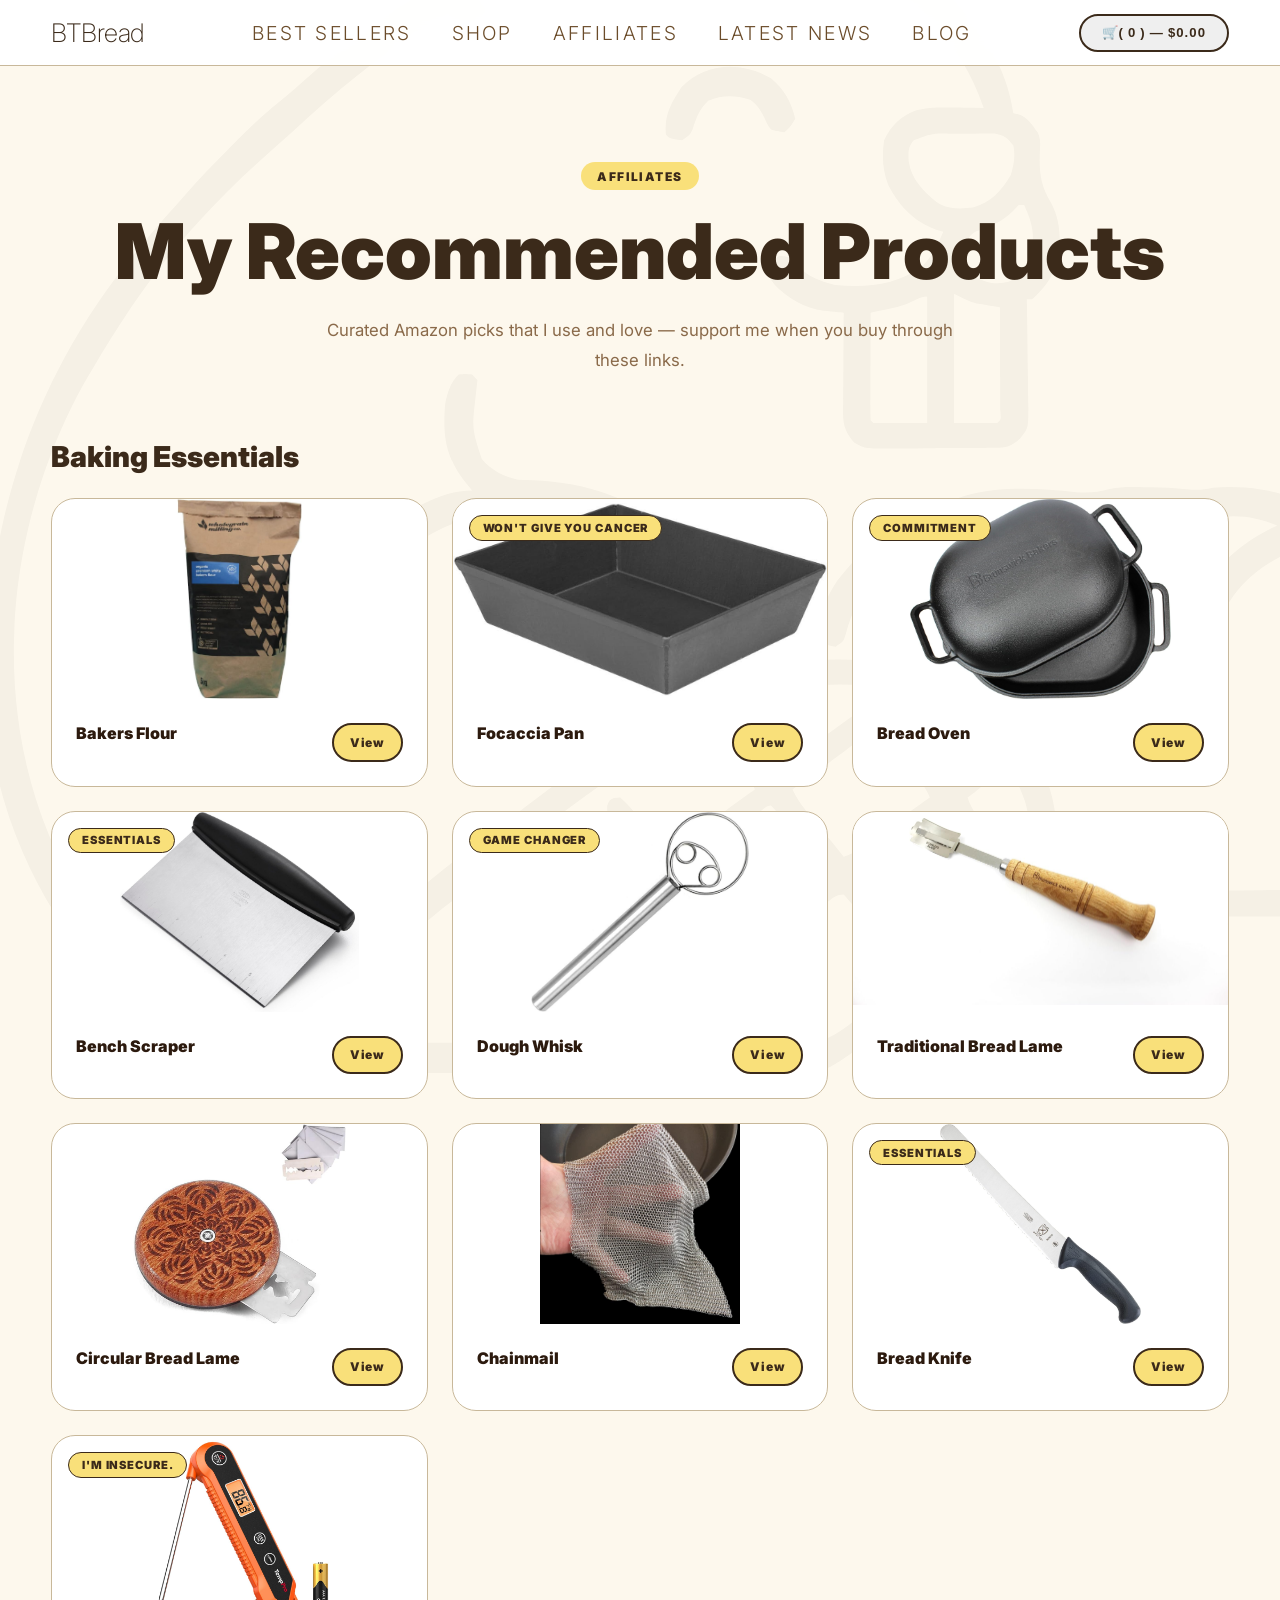
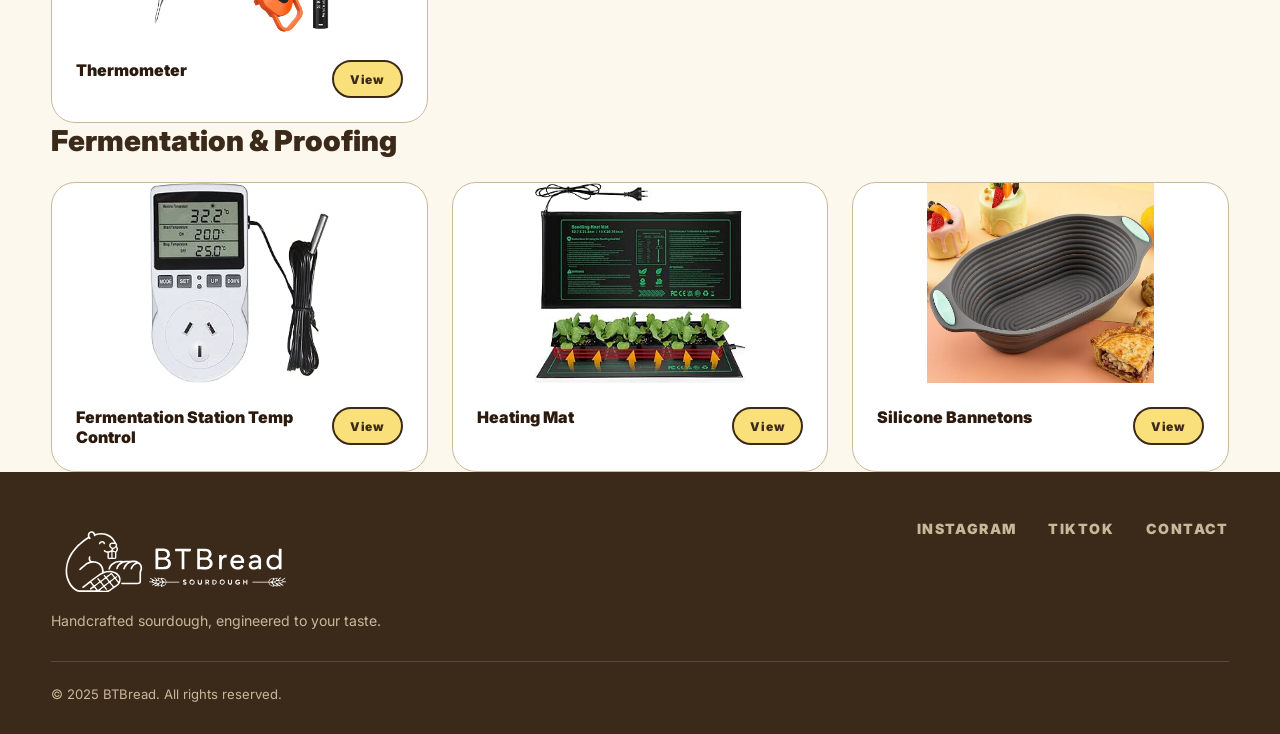
<file: affiliates.html>
<!DOCTYPE html>
<html lang="en">

<head>
    <link rel="icon" type="image/png" href="./assets/favicon.ico">
    <meta charset="UTF-8" />
    <meta name="viewport" content="width=device-width, initial-scale=1.0" />
    <title>BTBread Affiliates</title>

    <link rel="preconnect" href="https://fonts.googleapis.com">
    <link rel="preconnect" href="https://fonts.gstatic.com" crossorigin>
    <link href="https://fonts.googleapis.com/css2?family=Inter:wght@300;400;700;900&display=swap" rel="stylesheet">
    <link rel="stylesheet" href="css/shopstyle.css">
</head>

<body>

    <header>
        <div class="container navbar">

            <a href="index.html" style="font-weight:200; font-size:1.6rem; color:var(--brown); letter-spacing:-0.02em;">
                BTBread
            </a>

            <nav class="nav-links">
                <a href="index.html#shop">Best Sellers</a>
                <a href="shop.html">Shop</a>
                <a href="affiliates.html">Affiliates</a>
                <a href="index.html#about">Latest News</a>
                <a href="blog_HomePage.html">Blog</a>
            </nav>
            <button class="nav-toggle" id="nav-toggle">
                ☰
            </button>

            <button id="open-cart-btn" class="cart-btn">
                <span>🛒(</span>
                <span id="cart-count">0</span>
                <span>)</span>
                <span>—</span>
                <span id="cart-total">$0.00</span>
            </button>

        </div>
    </header>


    <main>
        <section class="shop-hero container">

            <div class="shop-label">
                AFFILIATES
            </div>

            <h1 class="shop-title">
                My Recommended Products
            </h1>

            <p class="shop-subtitle">
                Curated Amazon picks that I use and love — support me when you buy through these links.
            </p>
        </section>

        <section class="container affiliate-section">
            <h2 class="section-title">Baking Essentials</h2>
            <div class="affiliates-grid" id="baking-grid"></div>
        </section>

        <section class="container affiliate-section">
            <h2 class="section-title">Fermentation & Proofing</h2>
            <div class="affiliates-grid" id="fermentation-grid"></div>
        </section>

    </main>

    <footer>
        <div class="container">
            <div class="footer-top">
                <div class="footer-logo">
                    <img src="assets/BTBreadLogoHorizontal.svg" alt="BTBread Bakery">
                    <div class="footer-tagline">
                        Handcrafted sourdough, engineered to your taste.
                    </div>
                </div>

                <div class="footer-links">
                    <a href="https://www.instagram.com/btbread/">Instagram</a>
                    <a href="https://www.tiktok.com/@btbreadofficial">TikTok</a>
                    <a href="mailto:btbread@hotmail.com">Contact</a>
                </div>
            </div>

            <div class="footer-bottom">
                <span>© 2025 BTBread. All rights reserved.</span>
            </div>
        </div>
    </footer>

    </main>

    <div class="cart-popup" id="cart-popup">

        <div class="cart-panel">

            <div class="cart-header">
                <h2>Your Cart</h2>

                <button class="close-cart" id="close-cart-btn">
                    ✕
                </button>
            </div>

            <div class="cart-items" id="cart-items">
                <!-- JS inserts items here -->
            </div>

            <div class="cart-footer">

                <div class="cart-total-line">
                    Total:
                    <span id="popup-cart-total">$0.00</span>
                </div>

                <div class="checkout-fields">
                    <label for="order-date">Preferred Date</label>
                    <input type="date" id="order-date" name="order-date">

                    <label for="order-notes">Order Notes</label>
                    <textarea id="order-notes" name="order-notes" rows="4"
                        placeholder="If you have any special requests I will try my best to accomodate!"></textarea>
                </div>

                <button class="btn-primary" id="checkout-btn" onclick="Cart.checkout()">
                    Checkout
                </button>

            </div>

        </div>

    </div>

</body>
<script src="js/products.js"></script>
<script src="js/cart.js"></script>
<script src="js/shop.js"></script>
<script src="js/affiliates.js"></script>
<script>
    Cart.init(PRODUCTS);
</script>
<script>
    const navToggle = document.getElementById("nav-toggle");
    const navLinks = document.querySelector(".nav-links");

    navToggle.addEventListener("click", () => {
        navLinks.classList.toggle("active");
    });
</script>

</html>
</file>
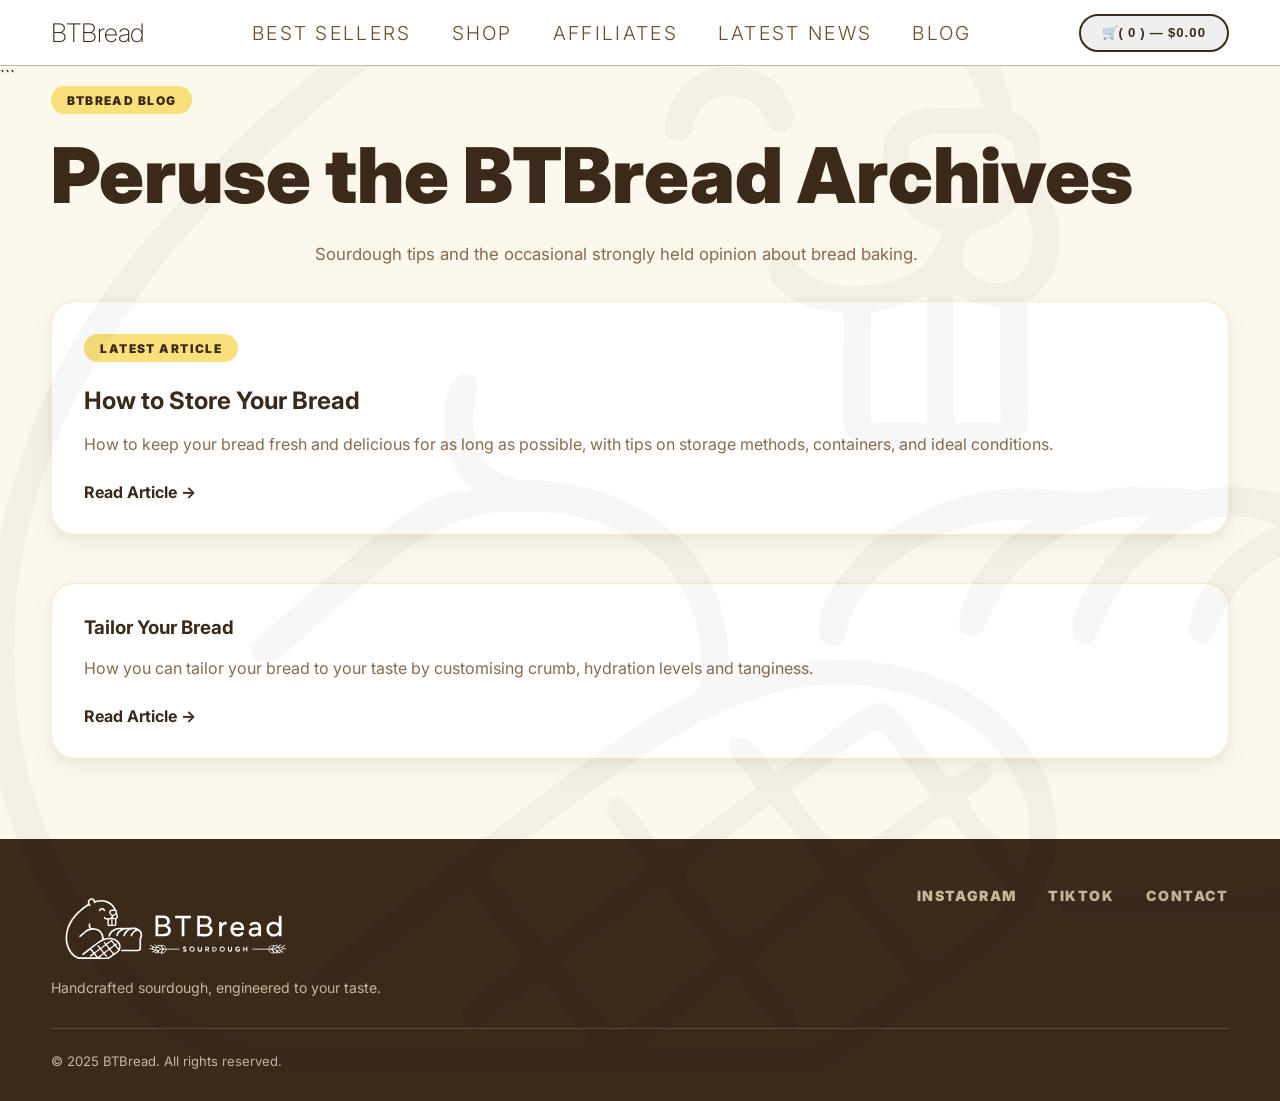
<file: blog_HomePage.html>
<!DOCTYPE html>
<html lang="en">

<head>
    <link rel="icon" type="image/png" href="./assets/favicon.ico">
    <meta charset="UTF-8" />
    <meta name="viewport" content="width=device-width, initial-scale=1.0" />
    <title>BTBread Blog</title>

    <link rel="preconnect" href="https://fonts.googleapis.com">
    <link rel="preconnect" href="https://fonts.gstatic.com" crossorigin>
    <link href="https://fonts.googleapis.com/css2?family=Inter:wght@300;400;700;900&display=swap" rel="stylesheet">
    <link rel="stylesheet" href="css/blogstyle.css">
</head>

<body>

    <header>
        <div class="container navbar">

            <a href="index.html" style="font-weight:200; font-size:1.6rem; color:var(--brown); letter-spacing:-0.02em;">
                BTBread
            </a>

            <nav class="nav-links">
                <a href="index.html#shop">Best Sellers</a>
                <a href="shop.html">Shop</a>
                <a href="affiliates.html">Affiliates</a>
                <a href="index.html#about">Latest News</a>
                <a href="blog_HomePage.html">Blog</a>
            </nav>
            <button class="nav-toggle" id="nav-toggle">
                ☰
            </button>

            <button id="open-cart-btn" class="cart-btn">
                <span>🛒(</span>
                <span id="cart-count">0</span>
                <span>)</span>
                <span>—</span>
                <span id="cart-total">$0.00</span>
            </button>

        </div>
    </header>


    <main>

        ```
        <!-- Hero -->

        <section class="blog-home-hero container">

            <div class="article-label">
                BTBread Blog
            </div>

            <h1 class="article-title">
                Peruse the BTBread Archives
            </h1>

            <p class="article-subtitle">
                Sourdough tips and the occasional strongly held opinion about bread baking.
            </p>

        </section>


        <!-- Featured Article -->

        <section class="container featured-blog">

            <a href="blog_HowtoStoreBread.html" class="featured-card">

                <div class="featured-badge">
                    Latest Article
                </div>

                <h2>
                    How to Store Your Bread
                </h2>

                <p>
                    How to keep your bread fresh and delicious for as long as possible, with tips on storage methods,
                    containers, and ideal conditions.
                </p>

                <span class="read-more">
                    Read Article →
                </span>

            </a>

        </section>


        <!-- Article Grid -->

        <section class="container blog-grid">

            <a href="blog_TailorYourBread.html" class="blog-card">

                <h3>
                    Tailor Your Bread
                </h3>

                <p>
                    How you can tailor your bread to your taste by customising crumb, hydration levels and tanginess.
                </p>

                <span class="read-more">
                    Read Article →
                </span>

            </a>

        </section>

    </main>

    <footer>
        <div class="container">
            <div class="footer-top">
                <div class="footer-logo">
                    <img src="assets/BTBreadLogoHorizontal.svg" alt="BTBread Bakery">
                    <div class="footer-tagline">
                        Handcrafted sourdough, engineered to your taste.
                    </div>
                </div>

                <div class="footer-links">
                    <a href="https://www.instagram.com/btbread/">Instagram</a>
                    <a href="https://www.tiktok.com/@btbreadofficial">TikTok</a>
                    <a href="mailto:btbread@hotmail.com">Contact</a>
                </div>
            </div>

            <div class="footer-bottom">
                <span>© 2025 BTBread. All rights reserved.</span>
            </div>
        </div>
    </footer>

    <div class="cart-popup" id="cart-popup">

        <div class="cart-panel">

            <div class="cart-header">
                <h2>Your Cart</h2>

                <button class="close-cart" id="close-cart-btn">
                    ✕
                </button>
            </div>

            <div class="cart-items" id="cart-items">
                <!-- JS inserts items here -->
            </div>

            <div class="cart-footer">

                <div class="cart-total-line">
                    Total:
                    <span id="popup-cart-total">$0.00</span>
                </div>

                <div class="checkout-fields">
                    <label for="order-date">Preferred Date</label>
                    <input type="date" id="order-date" name="order-date">

                    <label for="order-notes">Order Notes</label>
                    <textarea id="order-notes" name="order-notes" rows="4"
                        placeholder="If you have any special requests I will try my best to accomodate!"></textarea>
                </div>

                <button class="btn-primary" id="checkout-btn" onclick="Cart.checkout()">
                    Checkout
                </button>

            </div>

        </div>

    </div>

</body>
<script src="js/products.js"></script>
<script src="js/cart.js"></script>
<script src="js/shop.js"></script>
<script>
    Cart.init(PRODUCTS);
</script>
<script>
    const navToggle = document.getElementById("nav-toggle");
    const navLinks = document.querySelector(".nav-links");

    navToggle.addEventListener("click", () => {
        navLinks.classList.toggle("active");
    });
</script>

</html>
</file>
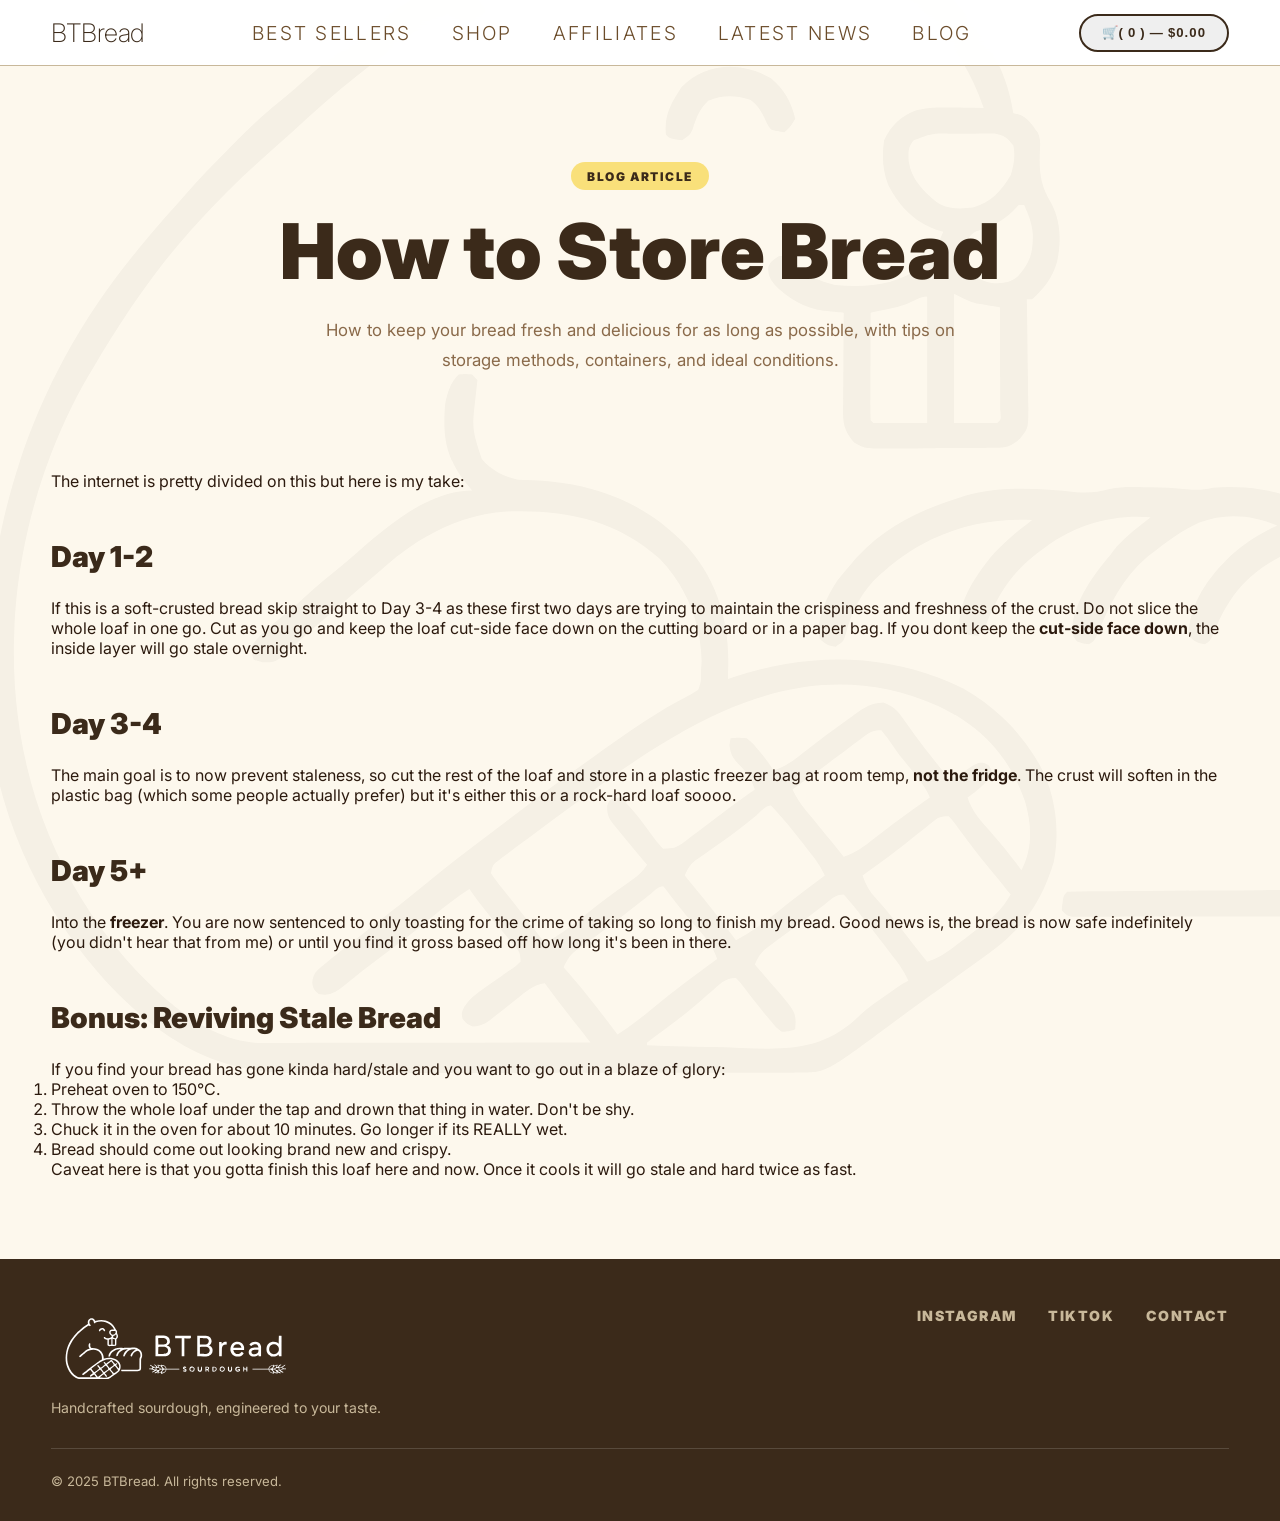
<file: blog_HowtoStoreBread.html>
<!DOCTYPE html>
<html lang="en">

<head>
    <link rel="icon" type="image/png" href="./assets/favicon.ico">
    <meta charset="UTF-8" />
    <meta name="viewport" content="width=device-width, initial-scale=1.0" />
    <title>How to Store Your Bread</title>

    <link rel="preconnect" href="https://fonts.googleapis.com">
    <link rel="preconnect" href="https://fonts.gstatic.com" crossorigin>
    <link href="https://fonts.googleapis.com/css2?family=Inter:wght@300;400;700;900&display=swap" rel="stylesheet">
    <link rel="stylesheet" href="css/blogstyle.css">
</head>

<body>

    <header>
        <div class="container navbar">

            <a href="index.html" style="font-weight:200; font-size:1.6rem; color:var(--brown); letter-spacing:-0.02em;">
                BTBread
            </a>

            <nav class="nav-links">
                <a href="index.html#shop">Best Sellers</a>
                <a href="shop.html">Shop</a>
                <a href="affiliates.html">Affiliates</a>
                <a href="index.html#about">Latest News</a>
                <a href="blog_HomePage.html">Blog</a>
            </nav>
            <button class="nav-toggle" id="nav-toggle">
                ☰
            </button>

            <button id="open-cart-btn" class="cart-btn">
                <span>🛒(</span>
                <span id="cart-count">0</span>
                <span>)</span>
                <span>—</span>
                <span id="cart-total">$0.00</span>
            </button>

        </div>
    </header>

    <main>
        <section class="article-hero container">

            <div class="article-label">
                Blog Article
            </div>

            <h1 class="article-title">
                How to Store Bread
            </h1>

            <p class="article-subtitle">
                How to keep your bread fresh and delicious for as long as possible, with tips on storage methods,
                containers, and ideal conditions.
            </p>
        </section>

        <section class="container blog-section">
            The internet is pretty divided on this but here is my take:
            <h2 class="section-title">Day 1-2</h2>
            <p>
                If this is a soft-crusted bread skip straight to Day 3-4 as these first two days are trying to maintain
                the crispiness and freshness of the crust. Do not slice the whole loaf in one go. Cut as you go and keep
                the loaf cut-side face down on the cutting board or in a paper bag. If you dont keep the <b>cut-side
                    face down</b>, the inside layer will go stale overnight.
            </p>
            <h2 class="section-title">Day 3-4</h2>
            <p>
                The main goal is to now prevent staleness, so cut the rest of the loaf and store in a plastic freezer
                bag at room temp, <b>not the fridge</b>. The crust will soften in the plastic bag (which some people
                actually
                prefer) but it's either this or a rock-hard loaf soooo.
            </p>
            <h2 class="section-title">Day 5+</h2>
            <p>
                Into the <b>freezer</b>. You are now sentenced to only toasting for the crime of taking so long to
                finish my
                bread. Good news is, the bread is now safe indefinitely (you didn't hear that from me) or until you find
                it gross based off how long it's been in there.
            </p>
            <h2 class="section-title">Bonus: Reviving Stale Bread</h2>
            <p>
                If you find your bread has gone kinda hard/stale and you want to go out in a blaze of glory:
            </p>
            <ol>
                <li>Preheat oven to 150°C.</li>
                <li>Throw the whole loaf under the tap and drown that thing in water. Don't be shy.</li>
                <li>Chuck it in the oven for about 10 minutes. Go longer if its REALLY wet.</li>
                <li>Bread should come out looking brand new and crispy.</li>
            </ol>
            <p>
                Caveat here is that you gotta finish this loaf here and now. Once it cools it will go stale and hard
                twice as fast.
            </p>
        </section>

    </main>

    <footer>
        <div class="container">
            <div class="footer-top">
                <div class="footer-logo">
                    <img src="assets/BTBreadLogoHorizontal.svg" alt="BTBread Bakery">
                    <div class="footer-tagline">
                        Handcrafted sourdough, engineered to your taste.
                    </div>
                </div>

                <div class="footer-links">
                    <a href="https://www.instagram.com/btbread/">Instagram</a>
                    <a href="https://www.tiktok.com/@btbreadofficial">TikTok</a>
                    <a href="mailto:btbread@hotmail.com">Contact</a>
                </div>
            </div>

            <div class="footer-bottom">
                <span>© 2025 BTBread. All rights reserved.</span>
            </div>
        </div>
    </footer>

    </main>

    <div class="cart-popup" id="cart-popup">

        <div class="cart-panel">

            <div class="cart-header">
                <h2>Your Cart</h2>

                <button class="close-cart" id="close-cart-btn">
                    ✕
                </button>
            </div>

            <div class="cart-items" id="cart-items">
                <!-- JS inserts items here -->
            </div>

            <div class="cart-footer">

                <div class="cart-total-line">
                    Total:
                    <span id="popup-cart-total">$0.00</span>
                </div>

                <div class="checkout-fields">
                    <label for="order-date">Preferred Date</label>
                    <input type="date" id="order-date" name="order-date">

                    <label for="order-notes">Order Notes</label>
                    <textarea id="order-notes" name="order-notes" rows="4"
                        placeholder="If you have any special requests I will try my best to accomodate!"></textarea>
                </div>

                <button class="btn-primary" id="checkout-btn" onclick="Cart.checkout()">
                    Checkout
                </button>

            </div>

        </div>

    </div>

</body>
<script src="js/products.js"></script>
<script src="js/cart.js"></script>
<script src="js/shop.js"></script>
<script>
    Cart.init(PRODUCTS);
</script>
<script>
    const navToggle = document.getElementById("nav-toggle");
    const navLinks = document.querySelector(".nav-links");

    navToggle.addEventListener("click", () => {
        navLinks.classList.toggle("active");
    });
</script>

</html>
</file>
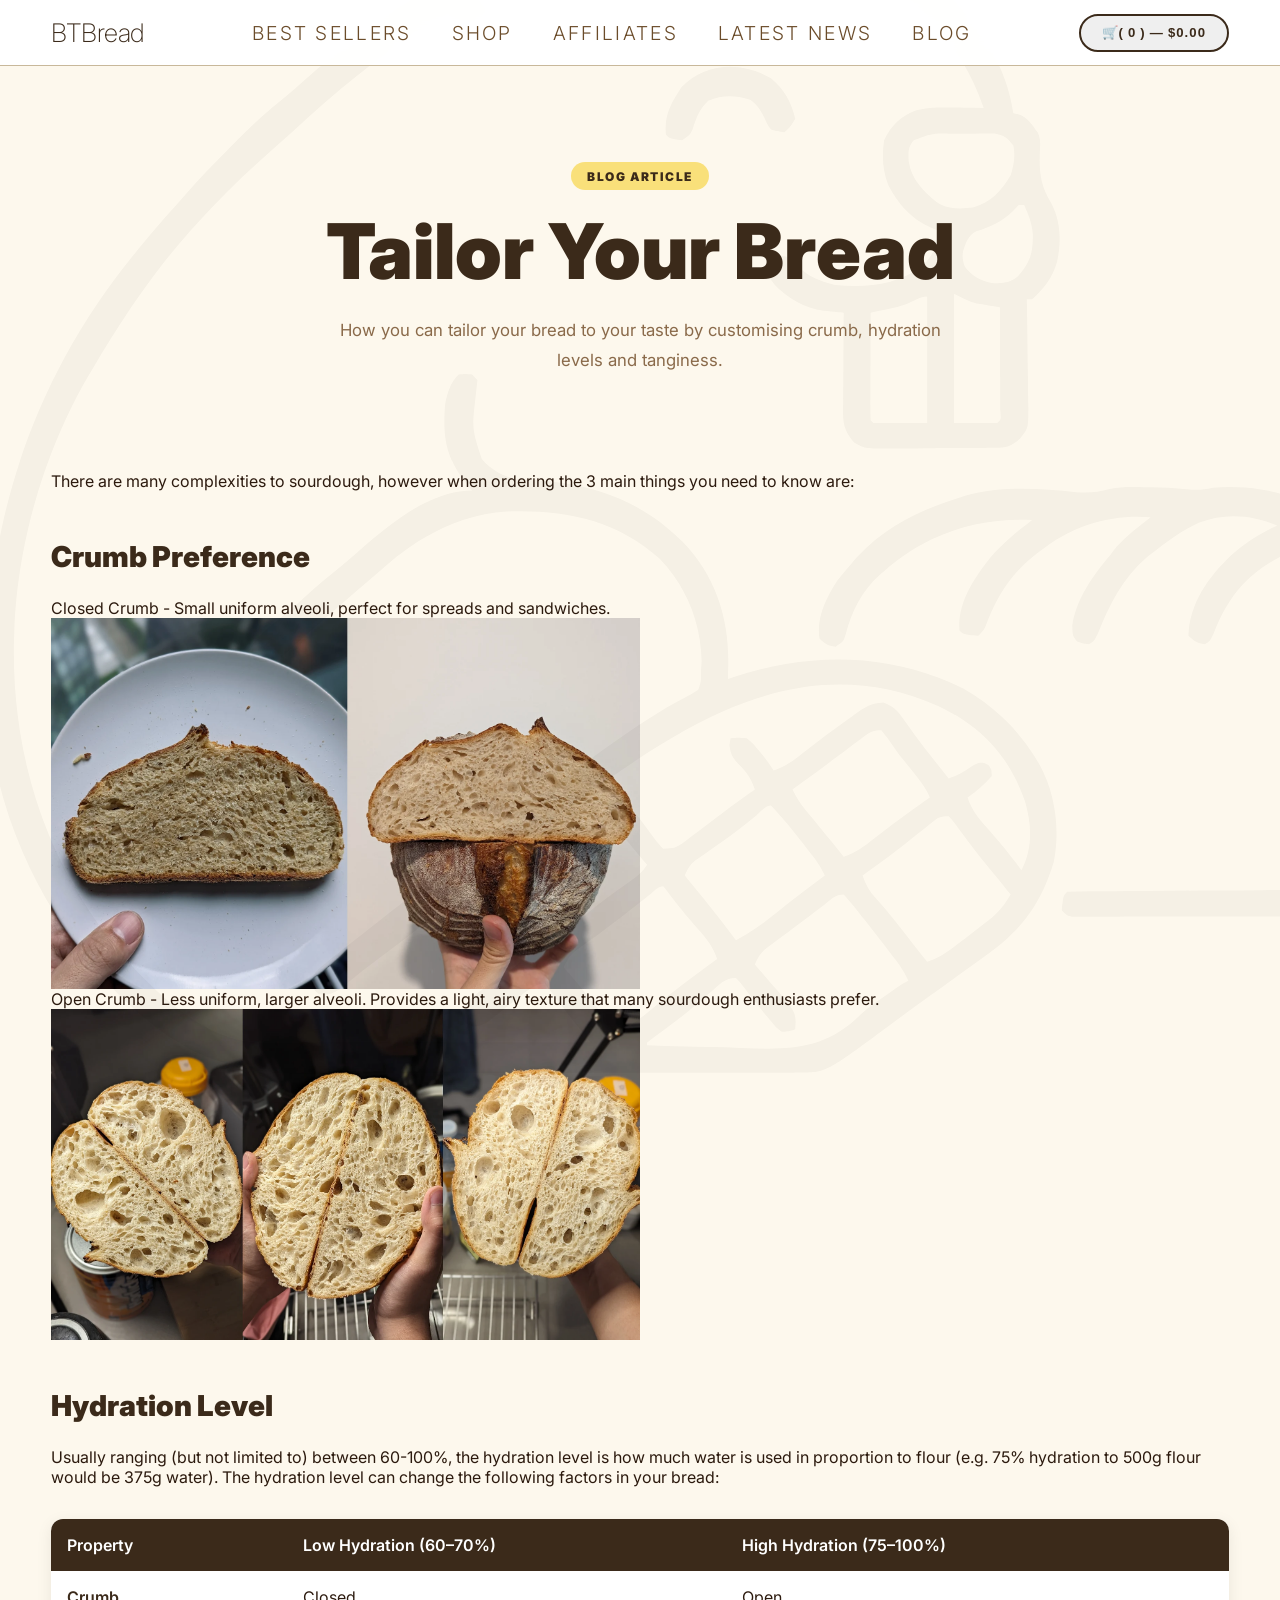
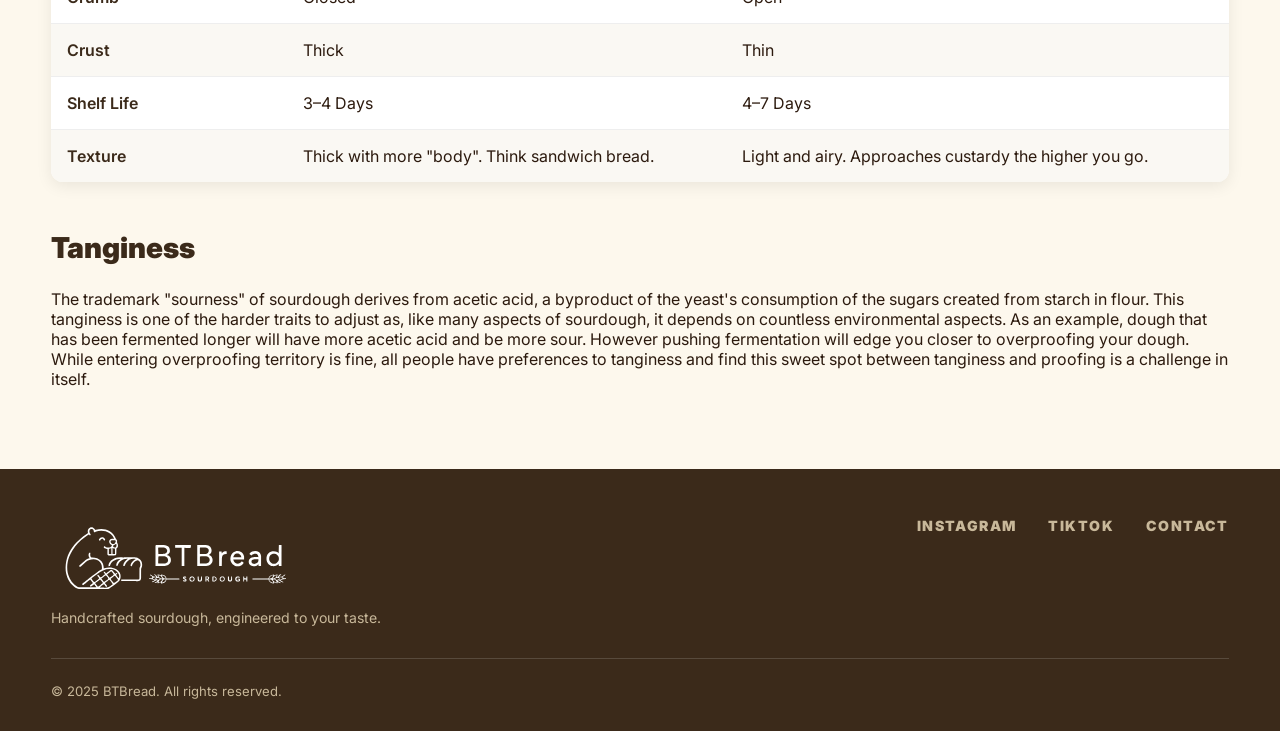
<file: blog_TailorYourBread.html>
<!DOCTYPE html>
<html lang="en">

<head>
    <link rel="icon" type="image/png" href="./assets/favicon.ico">
    <meta charset="UTF-8" />
    <meta name="viewport" content="width=device-width, initial-scale=1.0" />
    <title>Tailor your Bread</title>

    <link rel="preconnect" href="https://fonts.googleapis.com">
    <link rel="preconnect" href="https://fonts.gstatic.com" crossorigin>
    <link href="https://fonts.googleapis.com/css2?family=Inter:wght@300;400;700;900&display=swap" rel="stylesheet">
    <link rel="stylesheet" href="css/blogstyle.css">
</head>

<body>

    <header>
        <div class="container navbar">

            <a href="index.html" style="font-weight:200; font-size:1.6rem; color:var(--brown); letter-spacing:-0.02em;">
                BTBread
            </a>

            <nav class="nav-links">
                <a href="index.html#shop">Best Sellers</a>
                <a href="shop.html">Shop</a>
                <a href="affiliates.html">Affiliates</a>
                <a href="index.html#about">Latest News</a>
                <a href="blog_HomePage.html">Blog</a>
            </nav>
            <button class="nav-toggle" id="nav-toggle">
                ☰
            </button>

            <button id="open-cart-btn" class="cart-btn">
                <span>🛒(</span>
                <span id="cart-count">0</span>
                <span>)</span>
                <span>—</span>
                <span id="cart-total">$0.00</span>
            </button>

        </div>
    </header>

    <main>
        <section class="article-hero container">

            <div class="article-label">
                Blog Article
            </div>

            <h1 class="article-title">
                Tailor Your Bread
            </h1>

            <p class="article-subtitle">
                How you can tailor your bread to your taste by customising crumb, hydration levels and tanginess.
            </p>
        </section>

        <section class="container blog-section">
            There are many complexities to sourdough, however when ordering the 3 main things you need to know are:
            <h2 class="section-title">Crumb Preference</h2>
            <p>
                Closed Crumb - Small uniform alveoli, perfect for spreads and sandwiches.
                <img src="assets/closedcrumb.webp" alt="closedcrumb" style="max-width: 50%; height: auto;">
                Open Crumb - Less uniform, larger alveoli. Provides a light, airy texture that many sourdough
                enthusiasts prefer.
                <img src="assets/opencrumb.webp" alt="opencrumb" style="max-width: 50%; height: auto;">
            </p>
            <h2 class="section-title">Hydration Level</h2>
            <p>
                Usually ranging (but not limited to) between 60-100%, the hydration level is how much water is used in
                proportion to flour (e.g. 75% hydration to 500g flour would be 375g water).

                The hydration level can change the following factors in your bread:
            <table class="comparison-table">
                <thead>
                    <tr>
                        <th>Property</th>
                        <th>Low Hydration (60–70%)</th>
                        <th>High Hydration (75–100%)</th>
                    </tr>
                </thead>

                <tbody>
                    <tr>
                        <td>Crumb</td>
                        <td>Closed</td>
                        <td>Open</td>
                    </tr>

                    <tr>
                        <td>Crust</td>
                        <td>Thick</td>
                        <td>Thin</td>
                    </tr>

                    <tr>
                        <td>Shelf Life</td>
                        <td>3–4 Days</td>
                        <td>4–7 Days</td>
                    </tr>

                    <tr>
                        <td>Texture</td>
                        <td>Thick with more "body". Think sandwich bread.</td>
                        <td>Light and airy. Approaches custardy the higher you go.</td>
                    </tr>
                </tbody>
            </table>
            </p>
            <h2 class="section-title">Tanginess</h2>
            <p>
                The trademark "sourness" of sourdough derives from acetic acid, a byproduct of the yeast's consumption
                of the sugars created from starch in flour. This tanginess is one of the harder traits to adjust as,
                like many aspects of sourdough, it depends on countless environmental aspects.

                As an example, dough that has been fermented longer will have more acetic acid and be more sour. However
                pushing fermentation will edge you closer to overproofing your dough. While entering overproofing
                territory is fine, all people have preferences to tanginess and find this sweet spot between tanginess
                and proofing is a challenge in itself.
            </p>
        </section>

    </main>

    <footer>
        <div class="container">
            <div class="footer-top">
                <div class="footer-logo">
                    <img src="assets/BTBreadLogoHorizontal.svg" alt="BTBread Bakery">
                    <div class="footer-tagline">
                        Handcrafted sourdough, engineered to your taste.
                    </div>
                </div>

                <div class="footer-links">
                    <a href="https://www.instagram.com/btbread/">Instagram</a>
                    <a href="https://www.tiktok.com/@btbreadofficial">TikTok</a>
                    <a href="mailto:btbread@hotmail.com">Contact</a>
                </div>
            </div>

            <div class="footer-bottom">
                <span>© 2025 BTBread. All rights reserved.</span>
            </div>
        </div>
    </footer>

    </main>

    <div class="cart-popup" id="cart-popup">

        <div class="cart-panel">

            <div class="cart-header">
                <h2>Your Cart</h2>

                <button class="close-cart" id="close-cart-btn">
                    ✕
                </button>
            </div>

            <div class="cart-items" id="cart-items">
                <!-- JS inserts items here -->
            </div>

            <div class="cart-footer">

                <div class="cart-total-line">
                    Total:
                    <span id="popup-cart-total">$0.00</span>
                </div>

                <div class="checkout-fields">
                    <label for="order-date">Preferred Date</label>
                    <input type="date" id="order-date" name="order-date">

                    <label for="order-notes">Order Notes</label>
                    <textarea id="order-notes" name="order-notes" rows="4"
                        placeholder="If you have any special requests I will try my best to accomodate!"></textarea>
                </div>

                <button class="btn-primary" id="checkout-btn" onclick="Cart.checkout()">
                    Checkout
                </button>

            </div>

        </div>

    </div>

</body>
<script src="js/products.js"></script>
<script src="js/cart.js"></script>
<script src="js/shop.js"></script>
<script>
    Cart.init(PRODUCTS);
</script>
<script>
    const navToggle = document.getElementById("nav-toggle");
    const navLinks = document.querySelector(".nav-links");

    navToggle.addEventListener("click", () => {
        navLinks.classList.toggle("active");
    });
</script>

</html>
</file>
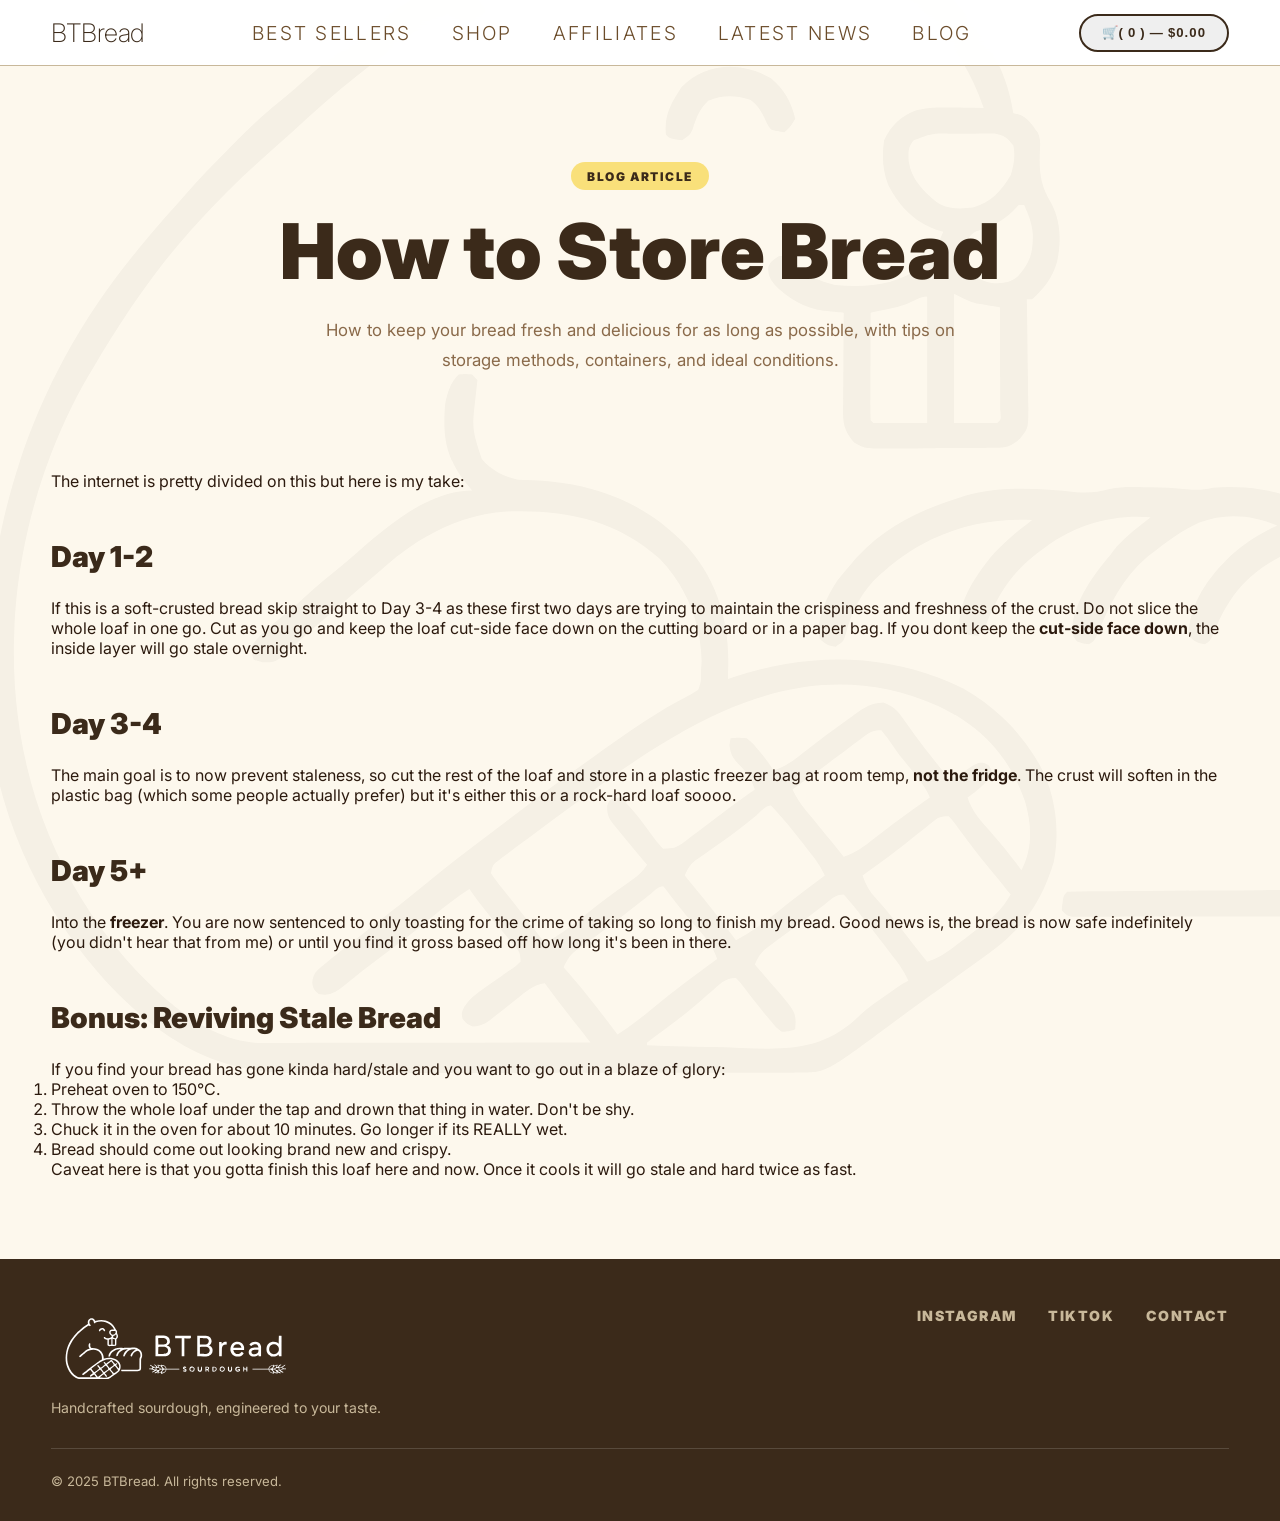
<file: blogTemplate.html>
<!DOCTYPE html>
<html lang="en">

<head>
    <link rel="icon" type="image/png" href="./assets/favicon.ico">
    <meta charset="UTF-8" />
    <meta name="viewport" content="width=device-width, initial-scale=1.0" />
    <title>BTBread Blog</title>

    <link rel="preconnect" href="https://fonts.googleapis.com">
    <link rel="preconnect" href="https://fonts.gstatic.com" crossorigin>
    <link href="https://fonts.googleapis.com/css2?family=Inter:wght@300;400;700;900&display=swap" rel="stylesheet">
    <link rel="stylesheet" href="css/blogstyle.css">
</head>

<body>

    <header>
        <div class="container navbar">

            <a href="index.html" style="font-weight:200; font-size:1.6rem; color:var(--brown); letter-spacing:-0.02em;">
                BTBread
            </a>

            <nav class="nav-links">
                <a href="index.html#shop">Best Sellers</a>
                <a href="shop.html">Shop</a>
                <a href="affiliates.html">Affiliates</a>
                <a href="index.html#about">Latest News</a>
                <a href="blog_HomePage.html">Blog</a>
            </nav>
            <button class="nav-toggle" id="nav-toggle">
                ☰
            </button>

            <button id="open-cart-btn" class="cart-btn">
                <span>🛒(</span>
                <span id="cart-count">0</span>
                <span>)</span>
                <span>—</span>
                <span id="cart-total">$0.00</span>
            </button>

        </div>
    </header>


    <main>
        <section class="article-hero container">

            <div class="article-label">
                Blog Article
            </div>

            <h1 class="article-title">
                How to Store Bread
            </h1>

            <p class="article-subtitle">
                How to keep your bread fresh and delicious for as long as possible, with tips on storage methods,
                containers, and ideal conditions.
            </p>
        </section>

        <section class="container blog-section">
            The internet is pretty divided on this but here is my take:
            <h2 class="section-title">Day 1-2</h2>
            <p>
                If this is a soft-crusted bread skip straight to Day 3-4 as these first two days are trying to maintain
                the crispiness and freshness of the crust. Do not slice the whole loaf in one go. Cut as you go and keep
                the loaf cut-side face down on the cutting board or in a paper bag. If you dont keep the <b>cut-side
                    face down</b>, the inside layer will go stale overnight.
            </p>
            <h2 class="section-title">Day 3-4</h2>
            <p>
                The main goal is to now prevent staleness, so cut the rest of the loaf and store in a plastic freezer
                bag at room temp, <b>not the fridge</b>. The crust will soften in the plastic bag (which some people
                actually
                prefer) but it's either this or a rock-hard loaf soooo.
            </p>
            <h2 class="section-title">Day 5+</h2>
            <p>
                Into the <b>freezer</b>. You are now sentenced to only toasting for the crime of taking so long to
                finish my
                bread. Good news is, the bread is now safe indefinitely (you didn't hear that from me) or until you find
                it gross based off how long it's been in there.
            </p>
            <h2 class="section-title">Bonus: Reviving Stale Bread</h2>
            <p>
                If you find your bread has gone kinda hard/stale and you want to go out in a blaze of glory:
            </p>
            <ol>
                <li>Preheat oven to 150°C.</li>
                <li>Throw the whole loaf under the tap and drown that thing in water. Don't be shy.</li>
                <li>Chuck it in the oven for about 10 minutes. Go longer if its REALLY wet.</li>
                <li>Bread should come out looking brand new and crispy.</li>
            </ol>
            <p>
                Caveat here is that you gotta finish this loaf here and now. Once it cools it will go stale and hard
                twice as fast.
            </p>
        </section>

    </main>

    <footer>
        <div class="container">
            <div class="footer-top">
                <div class="footer-logo">
                    <img src="assets/BTBreadLogoHorizontal.svg" alt="BTBread Bakery">
                    <div class="footer-tagline">
                        Handcrafted sourdough, engineered to your taste.
                    </div>
                </div>

                <div class="footer-links">
                    <a href="https://www.instagram.com/btbread/">Instagram</a>
                    <a href="https://www.tiktok.com/@btbreadofficial">TikTok</a>
                    <a href="mailto:btbread@hotmail.com">Contact</a>
                </div>
            </div>

            <div class="footer-bottom">
                <span>© 2025 BTBread. All rights reserved.</span>
            </div>
        </div>
    </footer>

    </main>

    <div class="cart-popup" id="cart-popup">

        <div class="cart-panel">

            <div class="cart-header">
                <h2>Your Cart</h2>

                <button class="close-cart" id="close-cart-btn">
                    ✕
                </button>
            </div>

            <div class="cart-items" id="cart-items">
                <!-- JS inserts items here -->
            </div>

            <div class="cart-footer">

                <div class="cart-total-line">
                    Total:
                    <span id="popup-cart-total">$0.00</span>
                </div>

                <div class="checkout-fields">
                    <label for="order-date">Preferred Date</label>
                    <input type="date" id="order-date" name="order-date">

                    <label for="order-notes">Order Notes</label>
                    <textarea id="order-notes" name="order-notes" rows="4"
                        placeholder="If you have any special requests I will try my best to accomodate!"></textarea>
                </div>

                <button class="btn-primary" id="checkout-btn" onclick="Cart.checkout()">
                    Checkout
                </button>

            </div>

        </div>

    </div>

</body>
<script src="js/products.js"></script>
<script src="js/cart.js"></script>
<script src="js/shop.js"></script>
<script>
    Cart.init(PRODUCTS);
</script>
<script>
    const navToggle = document.getElementById("nav-toggle");
    const navLinks = document.querySelector(".nav-links");

    navToggle.addEventListener("click", () => {
        navLinks.classList.toggle("active");
    });
</script>

</html>
</file>
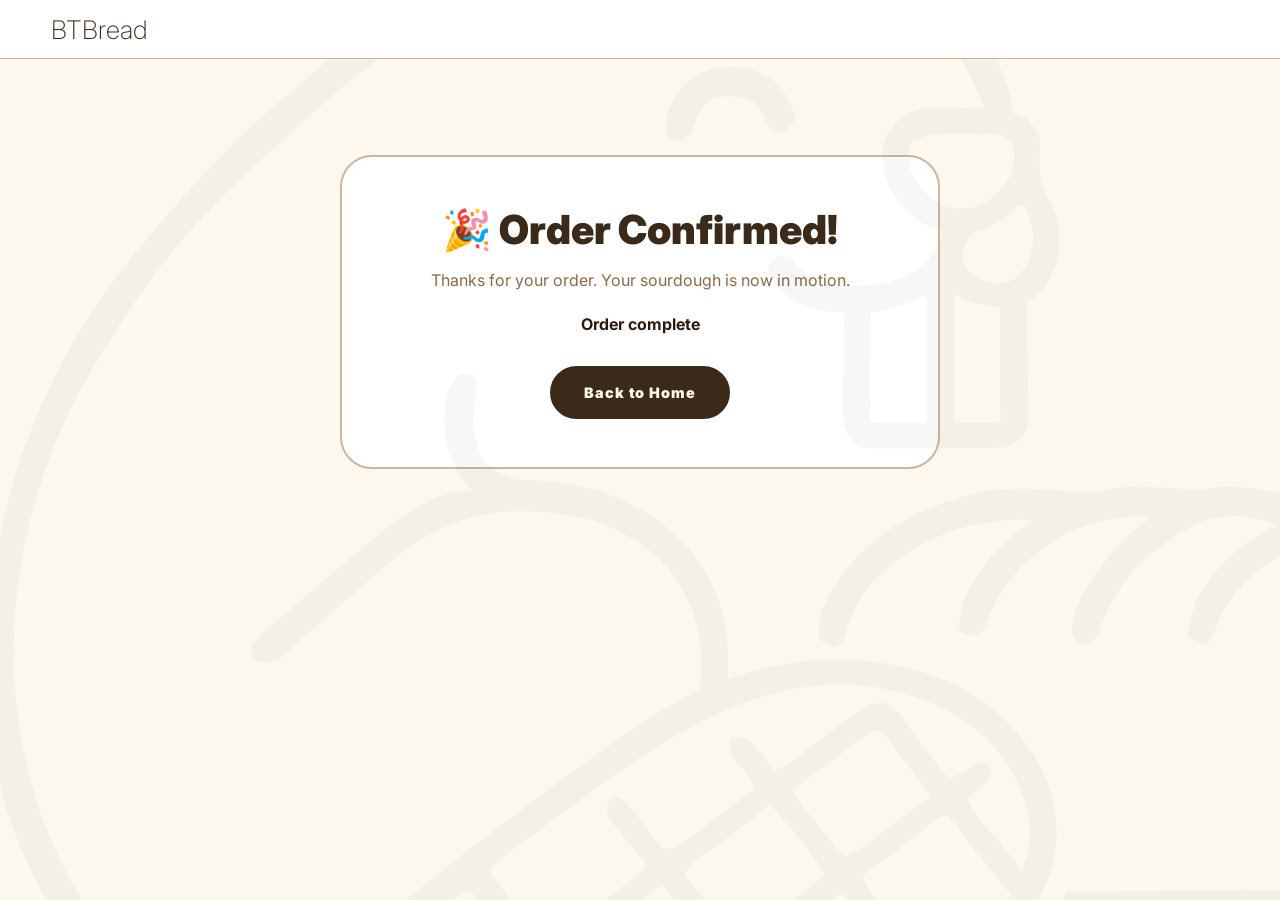
<file: order-confirmation.html>
<!DOCTYPE html>
<html lang="en">

<head>
  <link rel="icon" type="image/png" href="./assets/favicon.ico">
  <meta charset="UTF-8" />
  <meta name="viewport" content="width=device-width, initial-scale=1.0" />
  <title>Order Confirmed | BTBread</title>

  <link href="https://fonts.googleapis.com/css2?family=Inter:wght@300;400;700;900&display=swap" rel="stylesheet">
  <link rel="stylesheet" href="css/shopstyle.css">
</head>

<body>

<header>
  <div class="container navbar">
    <a href="index.html" style="font-weight:200; font-size:1.6rem; color:var(--brown);">
      BTBread
    </a>
  </div>
</header>

<main class="container" style="padding: 6rem 0; text-align: center;">

  <div style="
    background: white;
    border: 2px solid var(--warm-gray);
    border-radius: 2rem;
    padding: 3rem;
    max-width: 600px;
    margin: 0 auto;
  ">

    <h1 style="font-size: 2.5rem; font-weight: 900; color: var(--brown);">
      🎉 Order Confirmed!
    </h1>

    <p style="margin-top: 1rem; color: var(--text-muted);">
      Thanks for your order. Your sourdough is now in motion.
    </p>

    <div id="order-id" style="margin-top: 1.5rem; font-weight: 700;"></div>

    <a href="index.html" class="btn-primary" style="display:inline-block; margin-top:2rem;">
      Back to Home
    </a>

  </div>

</main>

<script src="js/cart.js"></script>

<script>
  // 1. Get session ID
  const params = new URLSearchParams(window.location.search);
  const sessionId = params.get("session_id");

  document.getElementById("order-id").textContent =
    sessionId ? `Order ID: ${sessionId}` : "Order complete";

  // 2. Clear cart AFTER successful payment
  localStorage.removeItem("btbread-cart");

  // 3. Reset UI cart if still loaded
  if (window.Cart) {
    Cart.data = [];
    Cart.update?.();
  }
</script>

</body>
</html>
</file>
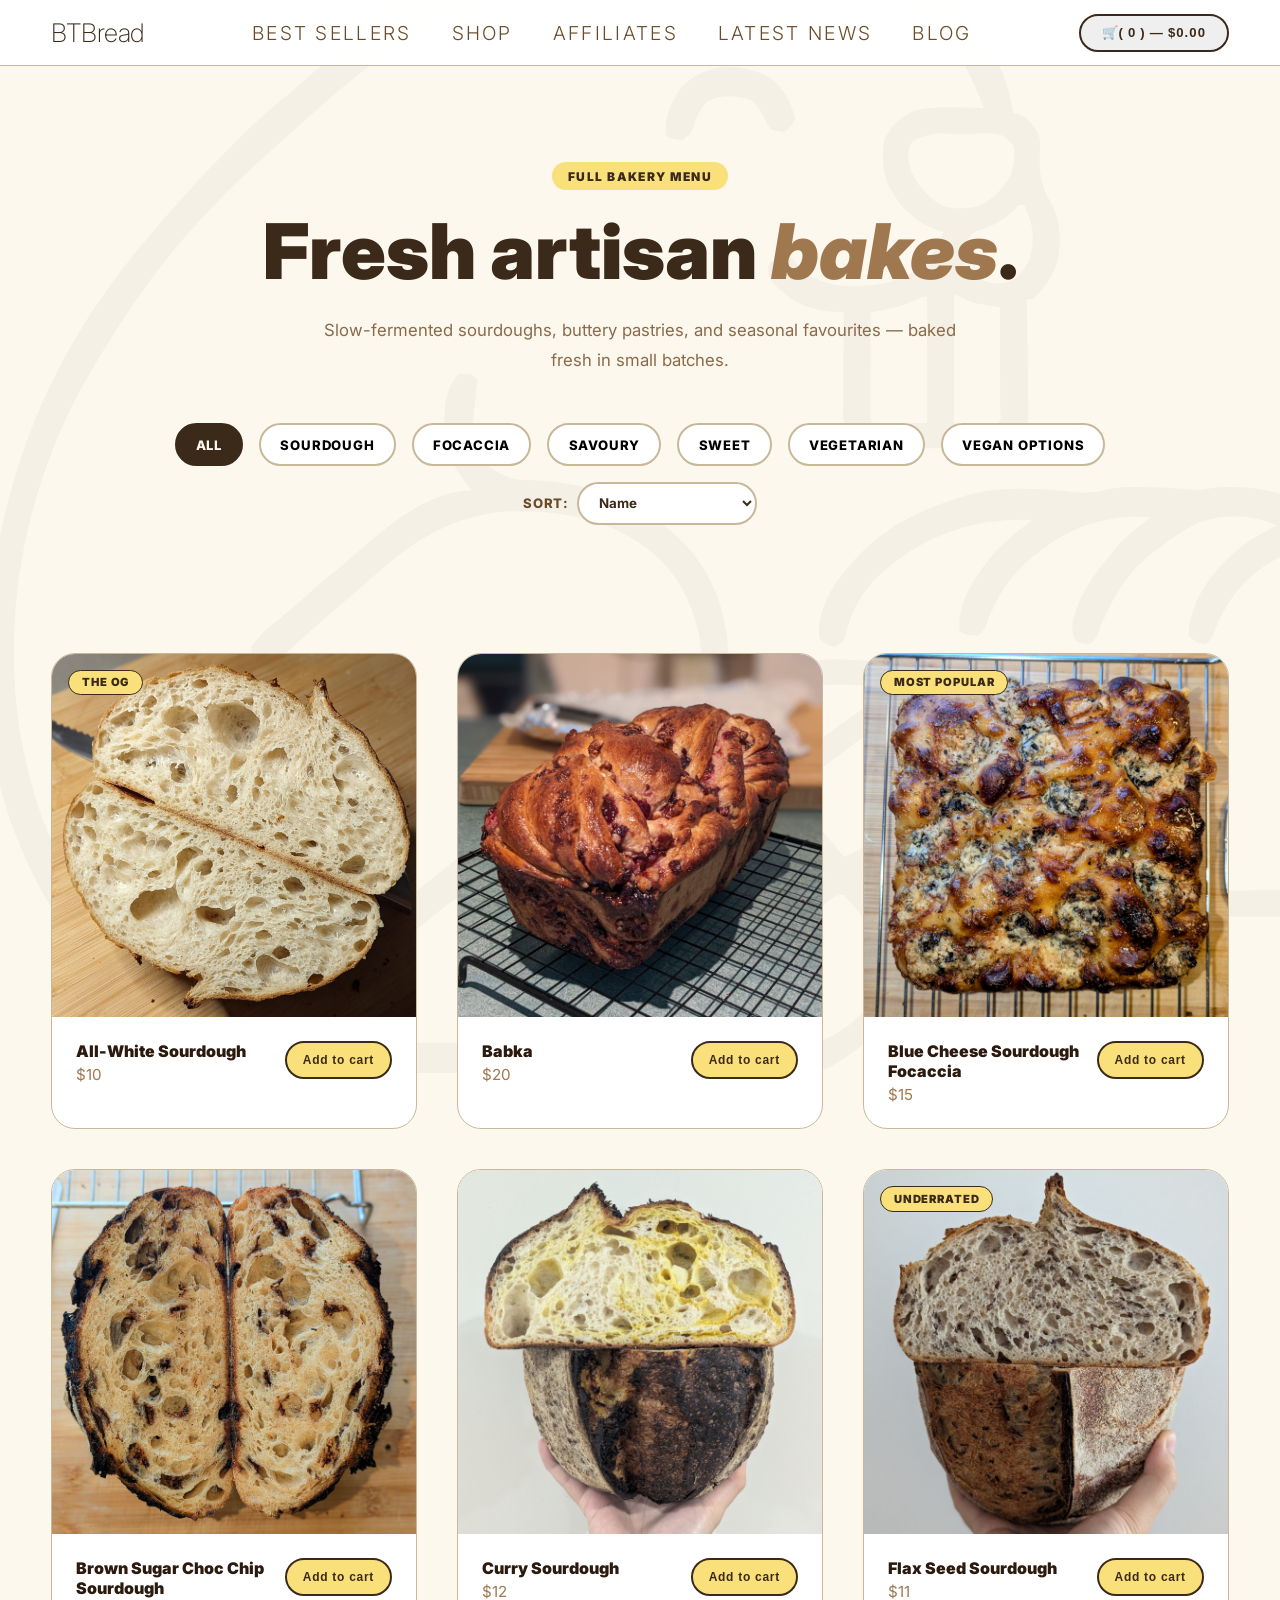
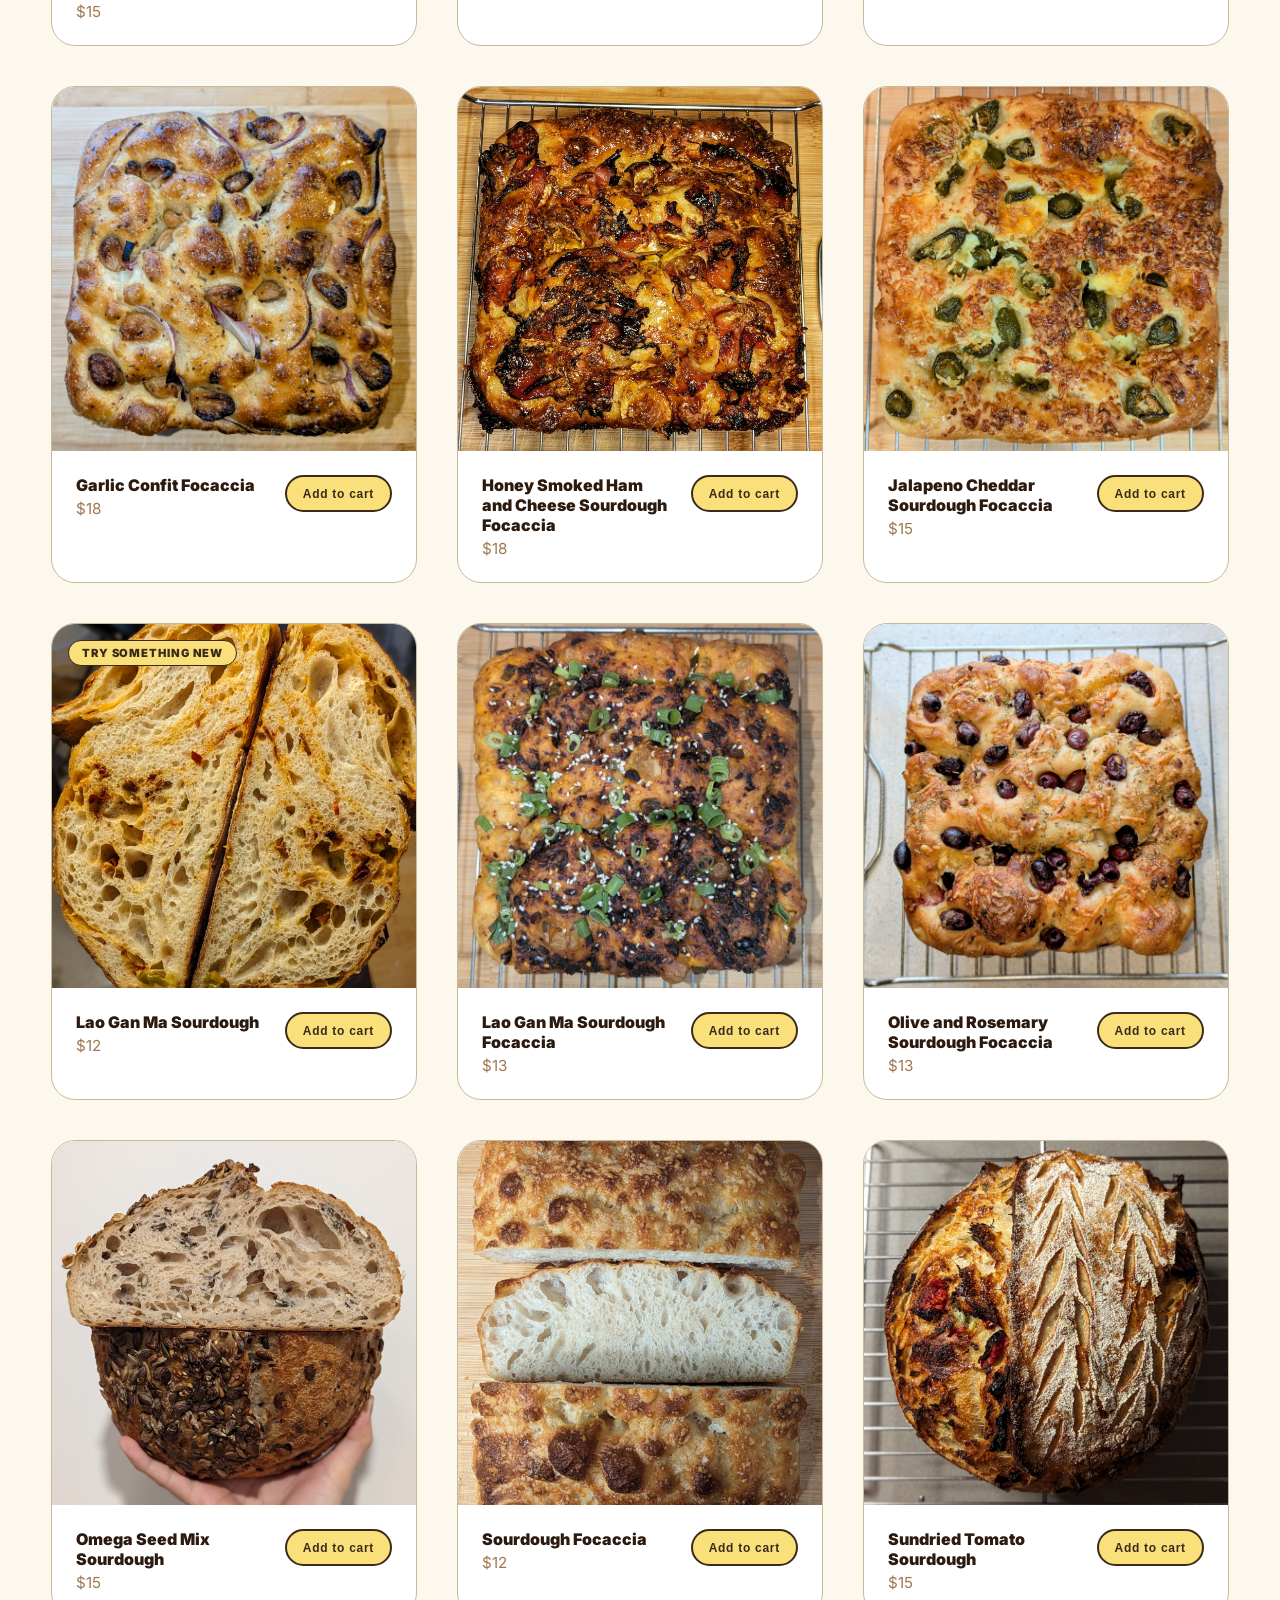
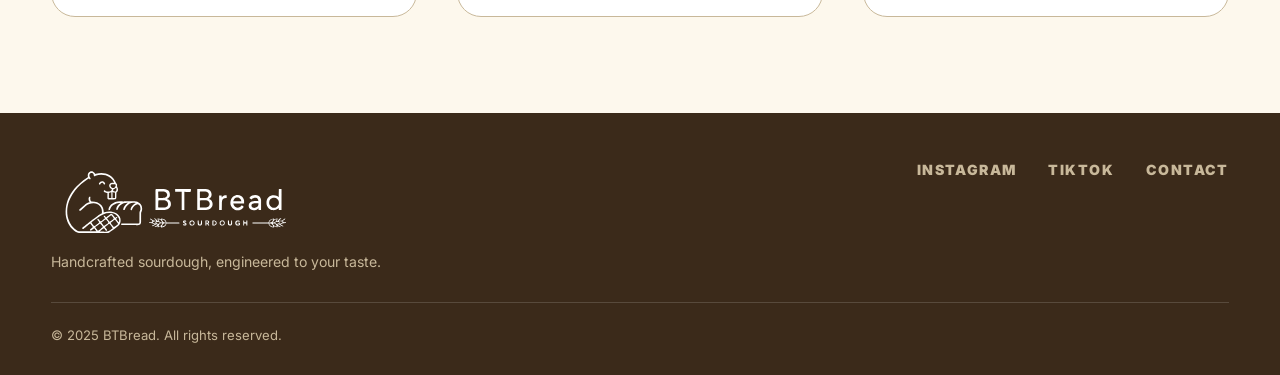
<file: shop.html>
<!DOCTYPE html>
<html lang="en">

<head>
    <link rel="icon" type="image/png" href="./assets/favicon.ico">
    <meta charset="UTF-8" />
    <meta name="viewport" content="width=device-width, initial-scale=1.0" />

    <title>BTBread Shop</title>

    <link rel="preconnect" href="https://fonts.googleapis.com">
    <link rel="preconnect" href="https://fonts.gstatic.com" crossorigin>

    <link href="https://fonts.googleapis.com/css2?family=Inter:wght@300;400;700;900&display=swap" rel="stylesheet">
    <link rel="stylesheet" href="css/shopstyle.css">
</head>

<body>

    <!-- HEADER -->

    <header>
        <div class="container navbar">

            <a href="index.html" style="font-weight:200; font-size:1.6rem; color:var(--brown); letter-spacing:-0.02em;">
                BTBread
            </a>

            <nav class="nav-links">
                <a href="index.html#shop">Best Sellers</a>
                <a href="shop.html">Shop</a>
                <a href="affiliates.html">Affiliates</a>
                <a href="index.html#about">Latest News</a>
                <a href="blog_HomePage.html">Blog</a>
            </nav>
            <button class="nav-toggle" id="nav-toggle">
                ☰
            </button>

            <button id="open-cart-btn" class="cart-btn">
                <span>🛒(</span>
                <span id="cart-count">0</span>
                <span>)</span>
                <span>—</span>
                <span id="cart-total">$0.00</span>
            </button>

        </div>
    </header>


    <!-- HERO -->

    <section class="shop-hero container">

        <div class="shop-label">
            Full Bakery Menu
        </div>

        <h1 class="shop-title">
            Fresh artisan <em>bakes</em>.
        </h1>

        <p class="shop-subtitle">
            Slow-fermented sourdoughs, buttery pastries, and seasonal favourites —
            baked fresh in small batches.
        </p>

        <!-- FILTERS -->

        <div class="filter-bar">

            <button class="filter-btn active" onclick="filterProducts('All')">
                All
            </button>

            <button class="filter-btn" onclick="filterProducts('sourdough')">
                Sourdough
            </button>

            <button class="filter-btn" onclick="filterProducts('focaccia')">
                Focaccia
            </button>

            <button class="filter-btn" onclick="filterProducts('savory')">
                Savoury
            </button>

            <button class="filter-btn" onclick="filterProducts('sweet')">
                Sweet
            </button>

            <button class="filter-btn" onclick="filterProducts('vegetarian')">
                Vegetarian
            </button>

            <button class="filter-btn" onclick="filterProducts('vegan-options')">
                Vegan Options
            </button>

            <div class="sort-wrapper">
                <span class="sort-label">Sort:</span>
                <select id="sort-select" class="sort-select" onchange="changeSort(this.value)">
                    <option value="name">Name</option>
                    <option value="pricedisplay-asc">Prices: Low to High</option>
                    <option value="pricedisplay-desc">Prices: High to Low</option>
                </select>
            </div>

        </div>

    </section>

    <!-- PRODUCTS -->

    <section class="products-section container">

        <div class="products-grid" id="products-grid"></div>

    </section>

    <!-- FOOTER -->

    <footer>
        <div class="container">
            <div class="footer-top">
                <div class="footer-logo">
                    <img src="assets/BTBreadLogoHorizontal.svg" alt="BTBread Bakery">
                    <div class="footer-tagline">
                        Handcrafted sourdough, engineered to your taste.
                    </div>
                </div>

                <div class="footer-links">
                    <a href="https://www.instagram.com/btbread/">Instagram</a>
                    <a href="https://www.tiktok.com/@btbreadofficial">TikTok</a>
                    <a href="mailto:btbread@hotmail.com">Contact</a>
                </div>
            </div>

            <div class="footer-bottom">
                <span>© 2025 BTBread. All rights reserved.</span>
            </div>
        </div>
    </footer>

    </main>

    <div class="cart-popup" id="cart-popup">

        <div class="cart-panel">

            <div class="cart-header">
                <h2>Your Cart</h2>

                <button class="close-cart" id="close-cart-btn">
                    ✕
                </button>
            </div>

            <div class="cart-items" id="cart-items">
                <!-- JS inserts items here -->
            </div>

            <div class="cart-footer">

                <div class="cart-total-line">
                    Total:
                    <span id="popup-cart-total">$0.00</span>
                </div>

                <div class="checkout-fields">
                    <label for="order-date">Preferred Date</label>
                    <input type="date" id="order-date" name="order-date">

                    <label for="order-notes">Order Notes</label>
                    <textarea id="order-notes" name="order-notes" rows="4"
                        placeholder="If you have any special requests I will try my best to accomodate!"></textarea>
                </div>

                <button class="btn-primary" id="checkout-btn" onclick="Cart.checkout()">
                    Checkout
                </button>

            </div>

        </div>

    </div>

</body>
<script src="js/products.js"></script>
<script src="js/cart.js"></script>
<script src="js/shop.js"></script>
<script>
    Cart.init(PRODUCTS);
</script>
<script>
    const navToggle = document.getElementById("nav-toggle");
    const navLinks = document.querySelector(".nav-links");

    navToggle.addEventListener("click", () => {
        navLinks.classList.toggle("active");
    });
</script>

</html>
</file>
<file: css/shopstyle.css>
:root {
    --cream: #fdf8ed;
    --yellow-light: #fef3c0;
    --yellow: #f9e07a;
    --yellow-dark: #e8c840;
    --brown: #3b2a1a;
    --brown-mid: #6b4c2a;
    --brown-light: #a07850;
    --warm-gray: #c8b89a;
    --text: #2c1a0e;
    --text-muted: #8a6a4a;
}

* {
    margin: 0;
    padding: 0;
    box-sizing: border-box;
}

body {
    font-family: 'Inter', sans-serif;
    background: var(--cream);
    color: var(--text);
    overflow-x: hidden;
    position: relative;
}

/* ✅ GLOBAL WATERMARK (behind everything) */
body::before {
    content: '';

    position: fixed;
    left: -5rem;
    top: 50%;
    transform: translateY(-50%);

    width: 1500px;
    height: 1500px;

    background-image: url('../assets/BTBreadLogoNoText.svg');
    background-repeat: no-repeat;
    background-size: contain;
    background-position: center;

    opacity: 0.03;
    filter: blur(0.5px);

    pointer-events: none;
    z-index: 0;
}

a {
    text-decoration: none;
    color: inherit;
}

img {
    display: block;
    max-width: 100%;
}

.container {
    width: min(1500px, 92%);
    margin: 0 auto;
}

/* HEADER */

header {
    position: sticky;
    top: 0;
    z-index: 100;
    background: rgba(255, 255, 255, 0.96);
    backdrop-filter: blur(12px);
    border-bottom: 1.5px solid var(--warm-gray);
}

.navbar {
    display: flex;
    align-items: center;
    justify-content: space-between;
    padding: 0.85rem 0;
}

.nav-links {
    display: flex;
    gap: 2.5rem;
    font-weight: 300;
    letter-spacing: 0.12em;
    text-transform: uppercase;
    font-size: 1.2rem;
    color: var(--brown-mid);
}

.nav-links.active {
    display: flex;
}

.nav-links a:hover {
    color: var(--brown);
}

.nav-toggle {
    display: none;
    background: none;
    border: none;
    font-size: 1.8rem;
    color: var(--brown);
    cursor: pointer;
}

@media (max-width: 900px) {

    .nav-links {
        display: none;

        position: absolute;
        top: 100%;
        left: 0;
        right: 0;

        flex-direction: column;
        gap: 1rem;

        background: white;
        padding: 1.5rem;

        border-bottom: 1.5px solid var(--warm-gray);
    }

    .nav-links.active {
        display: flex;
    }

    .nav-toggle {
        display: block;
    }

    .navbar {
        gap: 1rem;
    }
}

.cart-btn {
    border: 2px solid var(--brown);
    color: var(--brown);
    padding: 0.6rem 1.3rem;
    border-radius: 999px;
    font-weight: 900;
    font-size: 0.82rem;
    letter-spacing: 0.08em;

    display: inline-flex;
    align-items: center;
    gap: 0.25rem;

    transition:
        transform 0.2s ease,
        background 0.2s ease,
        color 0.2s ease,
        border-color 0.2s ease;
}

.cart-btn:hover {
    background: var(--brown);
    color: var(--cream);
    transform: translateY(-2px);
}


/* HERO */

.shop-hero {
    padding: 6rem 0 4rem;
    text-align: center;
    position: relative;
    overflow: hidden;
    isolation: isolate;
}

.shop-hero>* {
    position: relative;
    z-index: 1;
}

.shop-label {
    display: inline-block;
    background: var(--yellow);
    color: var(--brown);

    padding: 0.4rem 1rem;
    border-radius: 999px;

    font-size: 0.75rem;
    font-weight: 900;
    letter-spacing: 0.12em;
    text-transform: uppercase;

    margin-bottom: 1.5rem;
}

.shop-title {
    font-family: 'Inter', sans-serif;
    font-size: clamp(2.5rem, 6vw, 5rem);
    line-height: 1;
    font-weight: 900;
    color: var(--brown);
}

.shop-title em {
    font-style: italic;
    color: var(--brown-light);
}

.shop-subtitle {
    font-family: 'Inter', sans-serif;
    margin-top: 1.5rem;
    max-width: 650px;
    margin-inline: auto;

    color: var(--text-muted);
    line-height: 1.8;
    font-size: 1.05rem;
}

/* FILTERS */

.filter-bar {
    font-family: 'Inter', sans-serif;
    display: flex;
    justify-content: center;
    align-items: center;
    flex-wrap: wrap;
    gap: 1rem;

    margin-top: 3rem;
}

.filter-btn {
    background: white;
    border: 2px solid var(--warm-gray);

    padding: 0.7rem 1.2rem;
    border-radius: 999px;

    font-family: 'Inter', sans-serif;
    font-size: 0.82rem;
    font-weight: 800;
    letter-spacing: 0.06em;
    text-transform: uppercase;

    cursor: pointer;

    transition: 0.2s ease;
}

.filter-btn:hover,
.filter-btn.active {
    background: var(--brown);
    color: var(--cream);
    border-color: var(--brown);
}

.sort-wrapper {
    display: flex;
    align-items: center;
    gap: 0.5rem;
}

.sort-label {
    font-family: 'Inter', sans-serif;
    font-size: 0.82rem;
    font-weight: 800;
    letter-spacing: 0.06em;
    text-transform: uppercase;
    color: var(--brown-mid);
}

.sort-select {
    border: 2px solid var(--warm-gray);
    border-radius: 999px;
    padding: 0.65rem 1rem;
    background: white;
    color: var(--brown);
    font-family: 'Inter', sans-serif;
    font-weight: 700;
    cursor: pointer;
    outline: none;
    transition: border-color 0.2s ease;
}

.sort-select:hover,
.sort-select:focus {
    border-color: var(--brown);
}

/* PRODUCTS */

.products-section {
    padding-bottom: 6rem;
}

.products-grid {
    display: grid;
    grid-template-columns: repeat(auto-fit, minmax(320px, 1fr));
    gap: 2.5rem;
    /* more space between cards */
    margin-top: 4rem;
}

.product-card {
    background: white;
    border: 1px solid var(--warm-gray);
    border-radius: 1.5rem;
    overflow: hidden;
    position: relative;

    width: 100%;
    /* remove fixed 400px */
    max-width: 400px;
    /* keeps nice sizing */

    transition:
        transform 0.25s ease,
        box-shadow 0.25s ease,
        border-color 0.25s ease;
}

.product-info {
    padding: 1.5rem;

    display: flex;
    justify-content: space-between;
    align-items: flex-start;
    /* aligns button with text top */
    gap: 1rem;
}

.product-name {
    font-family: 'Inter', sans-serif;
    flex: 1;
    min-width: 0;
    font-weight: 900;
}

.product-image {
    position: relative;
    width: 100%;
    aspect-ratio: 1 / 1;
    overflow: hidden;
    background: #f5f5f5;
}

.affiliate-image img {
    width: 100%;
    height: 200px;
    object-fit: contain;
}

.product-image img {
    position: absolute;
    inset: 0;

    width: 100%;
    height: 100%;

    object-fit: cover;
    display: block;
}

.product-price {
    font-size: 0.95rem;
    color: var(--brown-light);
    margin-top: 0.25rem;
}

.product-badge {
    position: absolute;
    top: 1rem;
    left: 1rem;
    background: var(--yellow);
    color: var(--brown);
    padding: 0.3rem 0.8rem;
    border-radius: 999px;
    border: 1.5px solid var(--brown);
    font-size: 0.7rem;
    font-weight: 900;
    letter-spacing: 0.08em;
    text-transform: uppercase;
    z-index: 2;
}

.product-popup {
    position: absolute;
    left: 1rem;
    right: 1rem;
    top: 1rem;
    bottom: auto;

    background: rgba(59, 42, 26, 0.96);
    color: var(--cream);

    padding: 0.9rem 1rem;
    border-radius: 1rem;

    font-size: 0.9rem;
    line-height: 1.45;

    opacity: 0;
    transform: translateY(10px);
    pointer-events: none;
    transition: 0.25s ease;
    z-index: 50;
}

.product-card:hover .product-popup {
    opacity: 1;
    transform: translateY(0);
}

.add-btn {
    background: var(--yellow);
    color: var(--brown);

    border: 2px solid var(--brown);

    padding: 0.6rem 1rem;
    border-radius: 999px;

    font-size: 0.75rem;
    font-weight: 900;
    letter-spacing: 0.06em;

    cursor: pointer;

    transition: 0.2s ease;

    flex-shrink: 0;
    /* prevents squishing/overflow */
    align-self: flex-start;
}


.affiliate-btn {
    background: var(--yellow);
    color: var(--brown);

    border: 2px solid var(--brown);

    padding: 0.6rem 1rem;
    border-radius: 999px;

    font-size: 0.75rem;
    font-weight: 900;
    letter-spacing: 0.06em;

    cursor: pointer;

    transition: 0.2s ease;

    flex-shrink: 0;
    /* prevents squishing/overflow */
    align-self: flex-start;
}

.btn-primary,
.btn-secondary,
.affiliate-btn {
    transition:
        transform 0.2s ease,
        background 0.2s ease,
        color 0.2s ease,
        border-color 0.2s ease;
}

.btn-primary {
    background: var(--brown);
    color: var(--cream);
    padding: 1rem 2rem;
    border-radius: 999px;
    font-weight: 900;
    font-size: 0.9rem;
    letter-spacing: 0.06em;
    border: 2px solid var(--brown);
}

.btn-primary:hover {
    background: var(--brown-mid);
    border-color: var(--brown-mid);
    transform: translateY(-2px);
}

.btn-secondary {
    color: var(--brown);
    padding: 1rem 2rem;
    border-radius: 999px;
    font-weight: 900;
    font-size: 0.9rem;
    letter-spacing: 0.06em;
    border: 2px solid var(--warm-gray);
}

.btn-secondary:hover {
    border-color: var(--brown);
    transform: translateY(-2px);
}

.section-title {
    font-size: 1.8rem;
    font-weight: 900;
    color: var(--brown);
    margin-bottom: 1.5rem;
}

/* ── FOOTER ── */

footer {
    background: var(--brown);
    color: var(--cream);
    padding: 3rem 0 2rem;
}

.footer-top {
    display: flex;
    justify-content: space-between;
    align-items: flex-start;
    flex-wrap: wrap;
    gap: 2rem;
    padding-bottom: 2rem;
    border-bottom: 1px solid rgba(255, 255, 255, 0.15);
}

.footer-logo img {
    height: 80px;
    width: auto;
    border-radius: 0.75rem;
    padding: 0.4rem 0.6rem;
    filter: brightness(0) invert(1);
}

.footer-tagline {
    margin-top: 0.75rem;
    color: var(--warm-gray);
    font-size: 0.88rem;
}

.footer-links {
    display: flex;
    gap: 2rem;
    color: var(--warm-gray);
    font-size: 0.88rem;
    font-weight: 900;
    letter-spacing: 0.1em;
    text-transform: uppercase;
    align-items: center;
}

.footer-links a:hover {
    color: var(--yellow);
}

.footer-bottom {
    display: flex;
    justify-content: space-between;
    align-items: center;
    flex-wrap: wrap;
    gap: 1rem;
    padding-top: 1.5rem;
    color: var(--warm-gray);
    font-size: 0.82rem;
}

/* RESPONSIVE */

@media (max-width: 1000px) {

    .products-grid {
        grid-template-columns: repeat(2, 1fr);
    }

}

@media (max-width: 700px) {

    .products-grid {
        grid-template-columns: 1fr;
    }

    .nav-links {
        display: none;
    }

}

.affiliates-grid {
    display: grid;
    grid-template-columns: repeat(auto-fit, minmax(280px, 1fr));
    gap: 1.5rem;
}

.cart-popup {
    position: fixed;
    inset: 0;

    background: rgba(0, 0, 0, 0.4);

    display: flex;
    justify-content: flex-end;

    opacity: 0;
    pointer-events: none;

    transition: 0.25s ease;

    z-index: 9999;
}

.cart-popup.active {
    opacity: 1;
    pointer-events: auto;
}

.cart-panel {
    width: 420px;
    max-width: 100%;

    height: 100%;

    background: var(--cream);

    padding: 2rem;

    display: flex;
    flex-direction: column;

    transform: translateX(100%);
    transition: 0.25s ease;
}

.cart-popup.active .cart-panel {
    transform: translateX(0);
}

.cart-header {
    display: flex;
    justify-content: space-between;
    align-items: center;

    padding-bottom: 1rem;
    border-bottom: 1px solid var(--warm-gray);
}

.close-cart {
    border: none;
    background: none;
    font-size: 1.5rem;
    cursor: pointer;
}

.cart-items {
    flex: 1;
    overflow-y: auto;

    padding: 1.5rem 0;

    display: flex;
    flex-direction: column;
    gap: 1rem;
}

.cart-item {
    background: white;

    border: 1px solid var(--warm-gray);
    border-radius: 1rem;

    padding: 1rem;

    display: flex;
    justify-content: space-between;
    align-items: center;
}

.cart-item-name {
    font-weight: 700;
}

.cart-item-price {
    color: var(--brown-light);
}

.cart-footer {
    border-top: 1px solid var(--warm-gray);

    padding-top: 1rem;
}

.cart-total-line {
    display: flex;
    justify-content: space-between;

    margin-bottom: 1rem;

    font-weight: 800;
    font-size: 1.1rem;
}

/* Add this inside the <style> block in shop.html */
.qty-btn {
    background: var(--yellow);
    color: var(--brown);
    border: 2px solid var(--brown);
    border-radius: 999px;
    width: 2rem;
    height: 2rem;
    font-size: 1.1rem;
    font-weight: 900;
    cursor: pointer;
    display: flex;
    align-items: center;
    justify-content: center;
    transition: 0.2s ease;
    flex-shrink: 0;
}

.qty-btn:hover {
    background: var(--brown);
    color: var(--cream);
}

.btn-primary {
    background: var(--brown);
    color: var(--cream);

    border: 2px solid var(--brown);

    padding: 1rem 2rem;
    border-radius: 999px;

    font-weight: 900;
    font-size: 0.9rem;
    letter-spacing: 0.06em;

    cursor: pointer;

    transition: 0.2s ease;
}

.btn-primary:hover {
    background: var(--brown-mid);
    transform: translateY(-2px);
}

.checkout-fields {
    margin-top: 1.5rem;
    display: flex;
    flex-direction: column;
    gap: 0.75rem;
}

.checkout-fields label {
    font-weight: 700;
    color: var(--brown);
    font-size: 0.95rem;
}

.checkout-fields input,
.checkout-fields textarea {
    width: 100%;
    padding: 0.9rem 1rem;

    border: 2px solid var(--yellow-light);
    border-radius: 14px;

    background: white;
    color: var(--text);

    font: inherit;

    transition:
        border-color 0.2s ease,
        box-shadow 0.2s ease;
}

.checkout-fields textarea {
    resize: vertical;
    min-height: 100px;
}

.checkout-fields input:focus,
.checkout-fields textarea:focus {
    outline: none;
    border-color: var(--yellow-dark);
    box-shadow: 0 0 0 4px rgba(249, 224, 122, 0.25);
}

.checkout-fields input::placeholder,
.checkout-fields textarea::placeholder {
    color: var(--text-muted);
}

.checkout-fields {
    margin-top: 1.5rem;
    padding: 1rem;

    background: var(--cream);
    border: 1px solid var(--yellow-light);
    border-radius: 18px;

    display: flex;
    flex-direction: column;
    gap: 0.75rem;
}
</file>
<file: css/blogstyle.css>
:root {
    --white: #ffffff;
    --cream: #fdf8ed;
    --yellow-light: #fef3c0;
    --yellow: #f9e07a;
    --yellow-dark: #e8c840;
    --brown: #3b2a1a;
    --brown-mid: #6b4c2a;
    --brown-light: #a07850;
    --warm-gray: #c8b89a;
    --text: #2c1a0e;
    --text-muted: #8a6a4a;
}

* {
    margin: 0;
    padding: 0;
    box-sizing: border-box;
}

body {
    font-family: 'Inter', sans-serif;
    background: var(--cream);
    color: var(--text);
    overflow-x: hidden;
    position: relative;
}

/* ✅ GLOBAL WATERMARK (behind everything) */
body::before {
    content: '';

    position: fixed;
    left: -5rem;
    top: 50%;
    transform: translateY(-50%);

    width: 1500px;
    height: 1500px;

    background-image: url('../assets/BTBreadLogoNoText.svg');
    background-repeat: no-repeat;
    background-size: contain;
    background-position: center;

    opacity: 0.03;
    filter: blur(0.5px);

    pointer-events: none;
    z-index: 0;
}

a {
    text-decoration: none;
    color: inherit;
}

img {
    display: block;
    max-width: 100%;
}

.container {
    width: min(1500px, 92%);
    margin: 0 auto;
}

/* HEADER */

header {
    position: sticky;
    top: 0;
    z-index: 100;
    background: rgba(255, 255, 255, 0.96);
    backdrop-filter: blur(12px);
    border-bottom: 1.5px solid var(--warm-gray);
}

.navbar {
    display: flex;
    align-items: center;
    justify-content: space-between;
    padding: 0.85rem 0;
}

.nav-links {
    display: flex;
    gap: 2.5rem;
    font-weight: 300;
    letter-spacing: 0.12em;
    text-transform: uppercase;
    font-size: 1.2rem;
    color: var(--brown-mid);
}

.nav-links.active {
    display: flex;
}

.nav-links a:hover {
    color: var(--brown);
}

.nav-toggle {
    display: none;
    background: none;
    border: none;
    font-size: 1.8rem;
    color: var(--brown);
    cursor: pointer;
}

@media (max-width: 900px) {

    .nav-links {
        display: none;

        position: absolute;
        top: 100%;
        left: 0;
        right: 0;

        flex-direction: column;
        gap: 1rem;

        background: white;
        padding: 1.5rem;

        border-bottom: 1.5px solid var(--warm-gray);
    }

    .nav-links.active {
        display: flex;
    }

    .nav-toggle {
        display: block;
    }

    .navbar {
        gap: 1rem;
    }
}

.cart-btn {
    border: 2px solid var(--brown);
    color: var(--brown);
    padding: 0.6rem 1.3rem;
    border-radius: 999px;
    font-weight: 900;
    font-size: 0.82rem;
    letter-spacing: 0.08em;

    display: inline-flex;
    align-items: center;
    gap: 0.25rem;

    transition:
        transform 0.2s ease,
        background 0.2s ease,
        color 0.2s ease,
        border-color 0.2s ease;
}

.cart-btn:hover {
    background: var(--brown);
    color: var(--cream);
    transform: translateY(-2px);
}


/* HERO */

.article-hero {
    padding: 6rem 0 4rem;
    text-align: center;
    position: relative;
    overflow: hidden;
    isolation: isolate;
}

.article-hero>* {
    position: relative;
    z-index: 1;
}

.article-label {
    display: inline-block;
    background: var(--yellow);
    color: var(--brown);

    padding: 0.4rem 1rem;
    border-radius: 999px;

    font-size: 0.75rem;
    font-weight: 900;
    letter-spacing: 0.12em;
    text-transform: uppercase;

    margin-bottom: 1.5rem;
}

.article-title {
    font-family: 'Inter', sans-serif;
    font-size: clamp(2.5rem, 6vw, 5rem);
    line-height: 1;
    font-weight: 900;
    color: var(--brown);
}

.article-title em {
    font-style: italic;
    color: var(--brown-light);
}

.featured-badge {
    display: inline-block;
    background: var(--yellow);
    color: var(--brown);

    padding: 0.4rem 1rem;
    border-radius: 999px;

    font-size: 0.75rem;
    font-weight: 900;
    letter-spacing: 0.12em;
    text-transform: uppercase;

    margin-bottom: 1.5rem;
}

.article-subtitle {
    font-family: 'Inter', sans-serif;
    margin-top: 1.5rem;
    max-width: 650px;
    margin-inline: auto;
    margin-bottom: 2rem;

    color: var(--text-muted);
    line-height: 1.8;
    font-size: 1.05rem;
}

.section-title {
    font-size: 1.8rem;
    font-weight: 900;
    color: var(--brown);
    margin-bottom: 1.5rem;
    margin-top: 3rem;
}

.featured-blog {
    margin-bottom: 3rem;
}

.blog-grid {
    display: grid;
    grid-template-columns: repeat(auto-fit, minmax(320px, 1fr));
    gap: 2rem;
}

.featured-card h2,
.blog-card h3 {
    color: var(--brown);
    margin-bottom: 1rem;
}

.featured-card p,
.blog-card p {
    color: var(--text-muted);
    line-height: 1.7;
    margin-bottom: 1.5rem;
}

.read-more {
    font-weight: 700;
    color: var(--brown);
}

.featured-card,
.blog-card {
    display: block;
    flex-direction: column;
    cursor: pointer;
}

.featured-card,
.blog-card {
    background: var(--white);
    border: 1px solid rgba(232, 200, 64, 0.3);
    border-radius: 24px;
    padding: 2rem;
    text-decoration: none;
    color: inherit;
    cursor: pointer;

    box-shadow:
        0 4px 12px rgba(0, 0, 0, 0.05),
        0 12px 32px rgba(0, 0, 0, 0.04);

    transition: all 0.25s ease;
}

.featured-card:hover,
.blog-card:hover {
    transform: translateY(-4px);

    box-shadow:
        0 8px 20px rgba(0, 0, 0, 0.08),
        0 20px 40px rgba(0, 0, 0, 0.08);
}

/* ── FOOTER ── */

footer {
    margin-top: 5rem;
    background: var(--brown);
    color: var(--cream);
    padding: 3rem 0 2rem;
}

.footer-top {
    display: flex;
    justify-content: space-between;
    align-items: flex-start;
    flex-wrap: wrap;
    gap: 2rem;
    padding-bottom: 2rem;
    border-bottom: 1px solid rgba(255, 255, 255, 0.15);
}

.footer-logo img {
    height: 80px;
    width: auto;
    border-radius: 0.75rem;
    padding: 0.4rem 0.6rem;
    filter: brightness(0) invert(1);
}

.footer-tagline {
    margin-top: 0.75rem;
    color: var(--warm-gray);
    font-size: 0.88rem;
}

.footer-links {
    display: flex;
    gap: 2rem;
    color: var(--warm-gray);
    font-size: 0.88rem;
    font-weight: 900;
    letter-spacing: 0.1em;
    text-transform: uppercase;
    align-items: center;
}

.footer-links a:hover {
    color: var(--yellow);
}

.footer-bottom {
    display: flex;
    justify-content: space-between;
    align-items: center;
    flex-wrap: wrap;
    gap: 1rem;
    padding-top: 1.5rem;
    color: var(--warm-gray);
    font-size: 0.82rem;
}

.cart-popup {
    position: fixed;
    inset: 0;

    background: rgba(0, 0, 0, 0.4);

    display: flex;
    justify-content: flex-end;

    opacity: 0;
    pointer-events: none;

    transition: 0.25s ease;

    z-index: 9999;
}

.cart-popup.active {
    opacity: 1;
    pointer-events: auto;
}

.cart-panel {
    width: 420px;
    max-width: 100%;

    height: 100%;

    background: var(--cream);

    padding: 2rem;

    display: flex;
    flex-direction: column;

    transform: translateX(100%);
    transition: 0.25s ease;
}

.cart-popup.active .cart-panel {
    transform: translateX(0);
}

.cart-header {
    display: flex;
    justify-content: space-between;
    align-items: center;

    padding-bottom: 1rem;
    border-bottom: 1px solid var(--warm-gray);
}

.close-cart {
    border: none;
    background: none;
    font-size: 1.5rem;
    cursor: pointer;
}

.cart-items {
    flex: 1;
    overflow-y: auto;

    padding: 1.5rem 0;

    display: flex;
    flex-direction: column;
    gap: 1rem;
}

.cart-item {
    background: white;

    border: 1px solid var(--warm-gray);
    border-radius: 1rem;

    padding: 1rem;

    display: flex;
    justify-content: space-between;
    align-items: center;
}

.cart-item-name {
    font-weight: 700;
}

.cart-item-price {
    color: var(--brown-light);
}

.cart-footer {
    border-top: 1px solid var(--warm-gray);

    padding-top: 1rem;
}

.cart-total-line {
    display: flex;
    justify-content: space-between;

    margin-bottom: 1rem;

    font-weight: 800;
    font-size: 1.1rem;
}

/* Add this inside the <style> block in article.html */
.qty-btn {
    background: var(--yellow);
    color: var(--brown);
    border: 2px solid var(--brown);
    border-radius: 999px;
    width: 2rem;
    height: 2rem;
    font-size: 1.1rem;
    font-weight: 900;
    cursor: pointer;
    display: flex;
    align-items: center;
    justify-content: center;
    transition: 0.2s ease;
    flex-shrink: 0;
}

.qty-btn:hover {
    background: var(--brown);
    color: var(--cream);
}

.btn-primary {
    background: var(--brown);
    color: var(--cream);

    border: 2px solid var(--brown);

    padding: 1rem 2rem;
    border-radius: 999px;

    font-weight: 900;
    font-size: 0.9rem;
    letter-spacing: 0.06em;

    cursor: pointer;

    transition: 0.2s ease;
}

.btn-primary:hover {
    background: var(--brown-mid);
    transform: translateY(-2px);
}

.comparison-table {
    width: 100%;
    border-collapse: collapse;
    margin: 2rem 0;
    background: white;
    border-radius: 12px;
    overflow: hidden;
    box-shadow: 0 4px 16px rgba(0, 0, 0, 0.08);
}

.comparison-table th {
    background: var(--brown);
    color: white;
    padding: 1rem;
    text-align: left;
    font-weight: 600;
}

.comparison-table td {
    padding: 1rem;
    border-bottom: 1px solid #eee;
    vertical-align: top;
}

.comparison-table tbody tr:nth-child(even) {
    background: #faf8f3;
}

.comparison-table tbody tr:hover {
    background: #f5efe2;
}

.comparison-table td:first-child {
    font-weight: 600;
    color: var(--brown);
    width: 20%;
}

.comparison-table tr:last-child td {
    border-bottom: none;
}

.checkout-fields {
    margin-top: 1.5rem;
    display: flex;
    flex-direction: column;
    gap: 0.75rem;
}

.checkout-fields label {
    font-weight: 700;
    color: var(--brown);
    font-size: 0.95rem;
}

.checkout-fields input,
.checkout-fields textarea {
    width: 100%;
    padding: 0.9rem 1rem;

    border: 2px solid var(--yellow-light);
    border-radius: 14px;

    background: white;
    color: var(--text);

    font: inherit;

    transition:
        border-color 0.2s ease,
        box-shadow 0.2s ease;
}

.checkout-fields textarea {
    resize: vertical;
    min-height: 100px;
}

.checkout-fields input:focus,
.checkout-fields textarea:focus {
    outline: none;
    border-color: var(--yellow-dark);
    box-shadow: 0 0 0 4px rgba(249, 224, 122, 0.25);
}

.checkout-fields input::placeholder,
.checkout-fields textarea::placeholder {
    color: var(--text-muted);
}

.checkout-fields {
    margin-top: 1.5rem;
    padding: 1rem;

    background: var(--cream);
    border: 1px solid var(--yellow-light);
    border-radius: 18px;

    display: flex;
    flex-direction: column;
    gap: 0.75rem;
}
</file>
